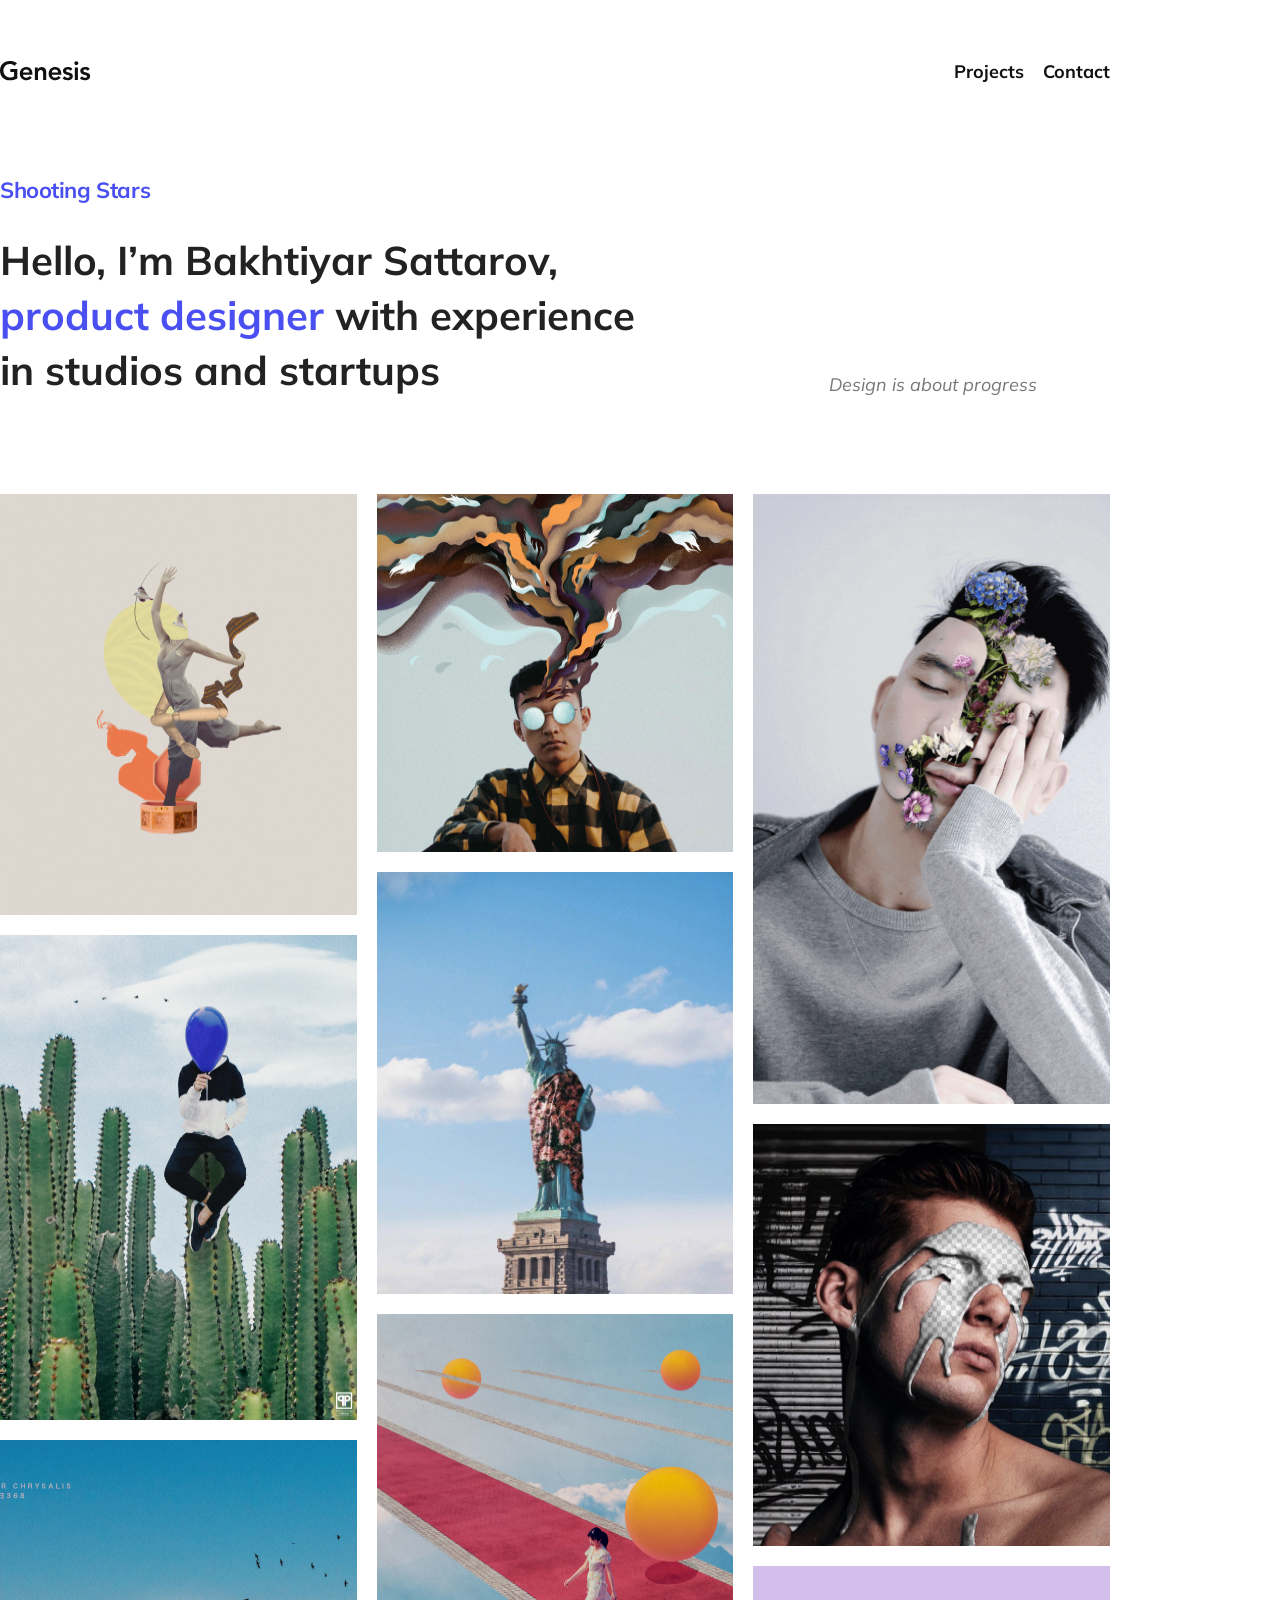
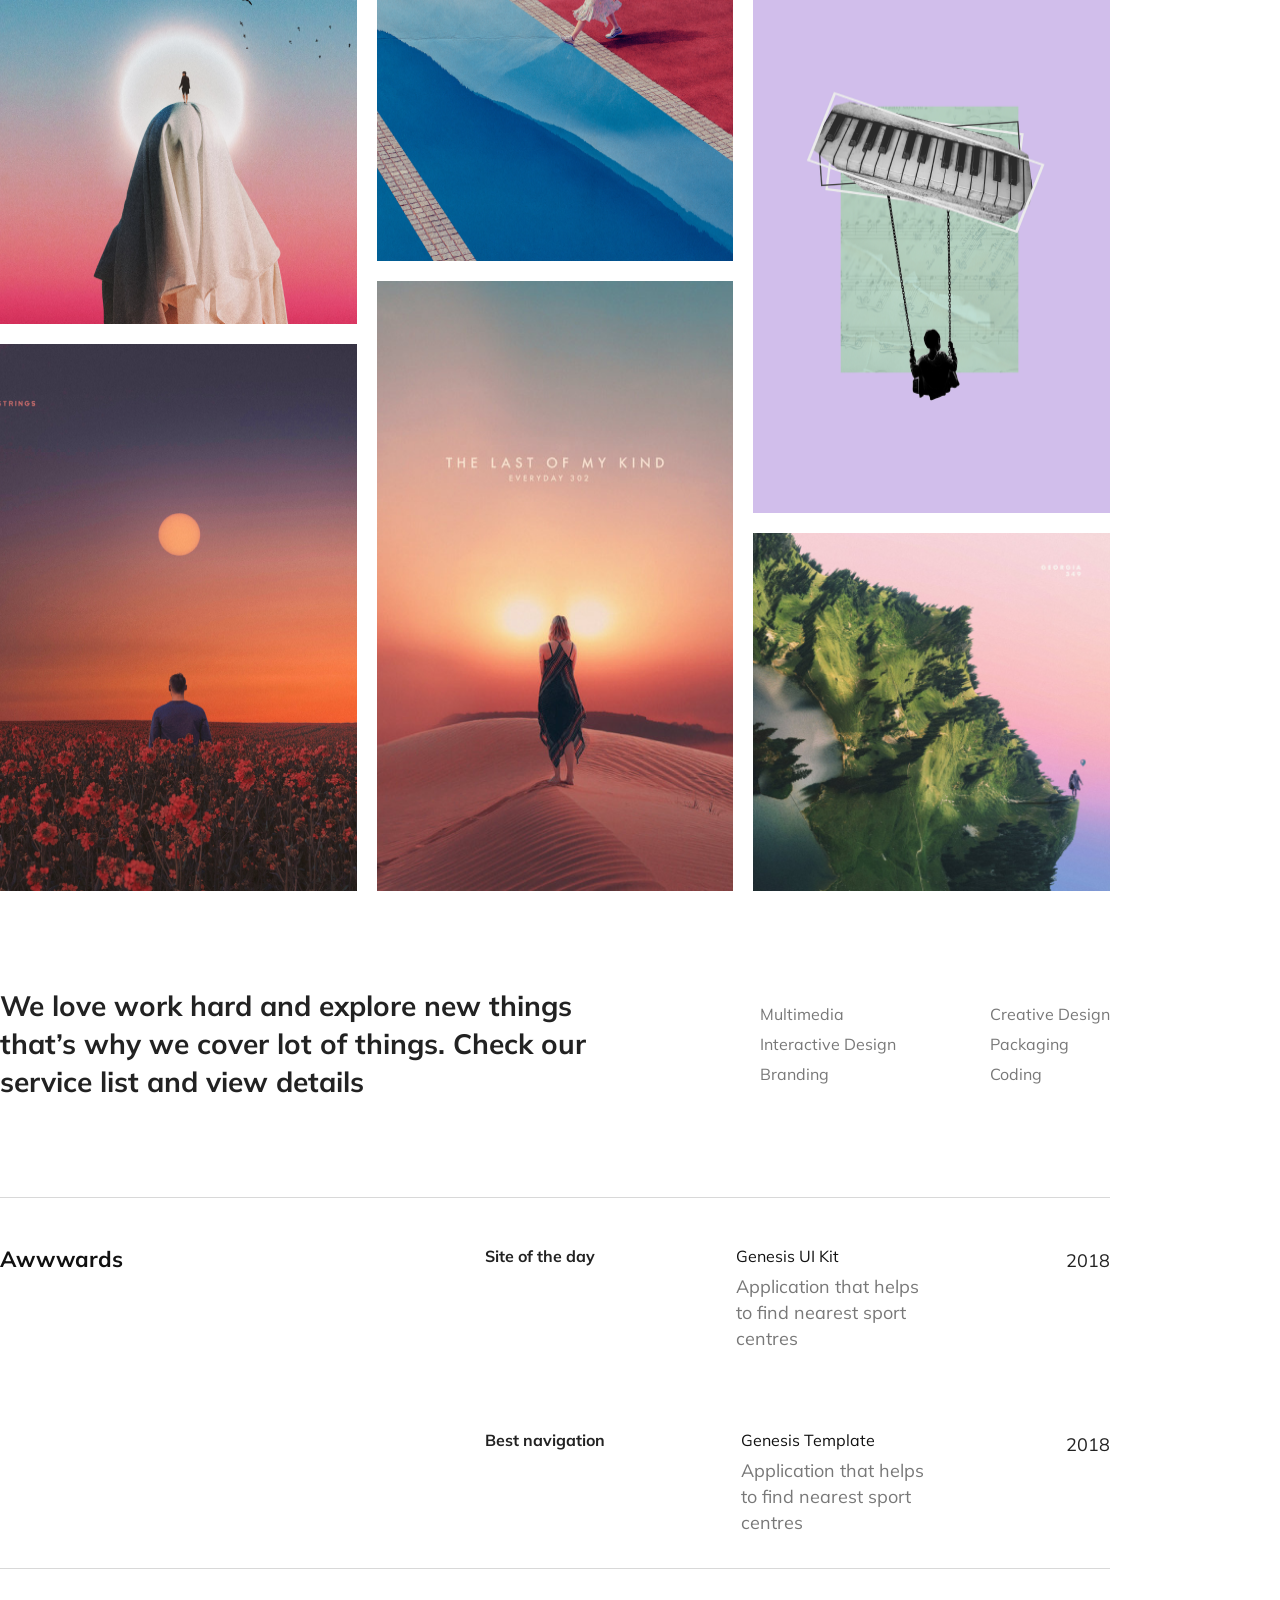
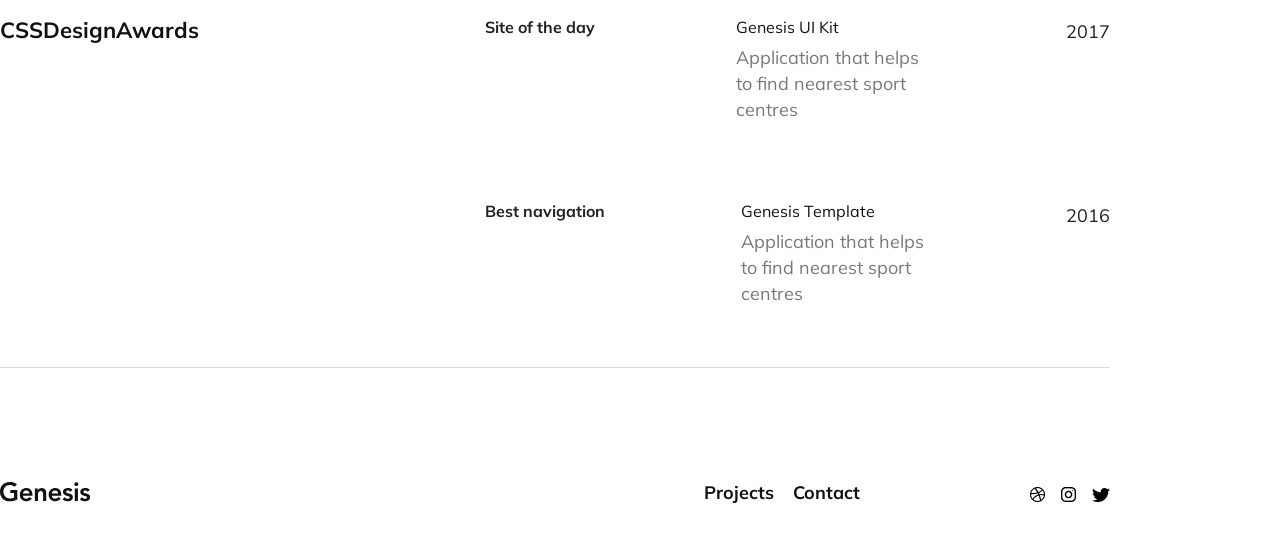
<file: index.html>
<!DOCTYPE html>
<html lang="en">
<head>
    <meta charset="UTF-8">
    <meta name="viewport" content="width=device-width, initial-scale=1.0">
    <link href="https://fonts.googleapis.com/css2?family=Mulish:ital,wght@0,200..1000;1,200..1000&display=swap" rel="stylesheet">
    <link rel="stylesheet" href="styles/reset.css">
    <link rel="stylesheet" href="styles/index.css">
    <title>Genesis</title>
</head>
<body>
    <header>
        <nav class="navbar">
            <div class="logo">
                <a href="/index.html">
                    <svg width="91" height="20" viewBox="0 0 91 20" fill="none" xmlns="http://www.w3.org/2000/svg">
                        <path fill-rule="evenodd" clip-rule="evenodd" d="M9.75 0C12.298 0 15.028 0.546 16.978 2.314L14.56 4.758C13.312 3.562 11.466 2.964 9.75 2.964C5.98 2.964 3.432 5.876 3.432 9.542C3.432 13.338 5.824 16.38 9.776 16.38C11.154 16.38 12.766 16.146 14.066 15.418V11.076H10.296V8.112H17.342V17.524C14.898 18.824 12.324 19.344 9.75 19.344C4.03 19.344 0 15.444 0 9.75C0 3.952 3.952 0 9.75 0ZM26.592 6.084C30.544 6.084 32.442 9.074 32.442 12.844V13.728H22.926C23.134 15.522 24.486 16.692 26.28 16.692C27.684 16.692 28.75 16.094 29.634 15.002L31.87 16.692C30.518 18.356 28.724 19.188 26.592 19.188C22.77 19.188 19.806 16.536 19.806 12.636C19.806 8.762 22.77 6.084 26.592 6.084ZM22.926 11.388H29.322C29.296 9.438 27.97 8.424 26.124 8.424C24.278 8.424 23.16 9.62 22.926 11.388ZM41.692 6.084C45.41 6.084 46.242 8.97 46.242 10.894V18.876H43.122V12.402C43.122 9.906 42.316 8.892 40.834 8.892C38.832 8.892 37.974 10.348 37.974 12.012V18.876H34.854V6.396H37.818V8.398H37.87C38.624 6.76 40.054 6.084 41.692 6.084ZM55.44 6.084C59.392 6.084 61.29 9.074 61.29 12.844V13.728H51.774C51.982 15.522 53.334 16.692 55.128 16.692C56.532 16.692 57.598 16.094 58.482 15.002L60.718 16.692C59.366 18.356 57.572 19.188 55.44 19.188C51.618 19.188 48.654 16.536 48.654 12.636C48.654 8.762 51.618 6.084 55.44 6.084ZM51.774 11.388H58.17C58.144 9.438 56.818 8.424 54.972 8.424C53.126 8.424 52.008 9.62 51.774 11.388ZM67.966 6.084C69.916 6.084 71.528 6.76 72.438 7.982L70.358 9.854C69.734 8.996 68.954 8.58 67.914 8.58C66.9 8.58 66.094 9.1 66.094 9.906C66.094 10.92 67.498 11.102 69.058 11.466C70.982 11.908 72.828 12.61 72.828 15.184C72.828 17.81 70.514 19.188 67.42 19.188C65.496 19.188 63.858 18.694 62.584 17.264L64.664 15.314C65.73 16.484 66.562 16.848 67.628 16.848C68.772 16.848 69.708 16.276 69.708 15.418C69.708 14.222 68.2 14.014 66.614 13.65C64.924 13.26 62.974 12.662 62.974 10.114C62.974 7.072 65.834 6.084 67.966 6.084ZM76.332 0.286C77.476 0.286 78.36 1.092 78.36 2.158C78.36 3.276 77.45 4.03 76.332 4.03C75.214 4.03 74.356 3.172 74.356 2.158C74.356 1.144 75.214 0.286 76.332 0.286ZM74.798 6.396H77.918V18.876H74.798V6.396ZM85.27 6.084C87.22 6.084 88.832 6.76 89.742 7.982L87.662 9.854C87.038 8.996 86.258 8.58 85.218 8.58C84.204 8.58 83.398 9.1 83.398 9.906C83.398 10.92 84.802 11.102 86.362 11.466C88.286 11.908 90.132 12.61 90.132 15.184C90.132 17.81 87.818 19.188 84.724 19.188C82.8 19.188 81.162 18.694 79.888 17.264L81.968 15.314C83.034 16.484 83.866 16.848 84.932 16.848C86.076 16.848 87.012 16.276 87.012 15.418C87.012 14.222 85.504 14.014 83.918 13.65C82.228 13.26 80.278 12.662 80.278 10.114C80.278 7.072 83.138 6.084 85.27 6.084Z" fill="#111111"/>
                    </svg>
                </a>
            </div>

            <ul class="navbar__list">
                <li><a href="pages/projects.html" class="navbar__list__item navbar__list__item__projects">Projects</a></li>
                <li><a href="pages/contact.html" class="navbar__list__item navbar__list__item__contact">Contact</a></li>
            </ul>
        </nav>
    </header>
    <main>
        <section class="section__home-1">
            <div class="title__left">
                <h1>Shooting Stars</h1>
                <h2>Hello, I’m Bakhtiyar Sattarov, <span class="span__txt-blue">product designer</span> with experience in studios and startups</h2>
            </div>
            <div class="title__right">
                <p>Design is about progress</p>
            </div>
        </section>

        <section class="section__home-2">
            <div class="grid__container">
                <img src="/images/gridImage-1.png" alt="" class="grid__image grid__image-1">
                <img src="/images/gridImage-2.png" alt="" class="grid__image grid__image-2">
                <img src="/images/gridImage-3.png" alt="" class="grid__image grid__image-3">
                <img src="/images/gridImage-4.png" alt="" class="grid__image grid__image-4">
                <img src="/images/gridImage-5.png" alt="" class="grid__image grid__image-5">
                <img src="/images/gridImage-6.png" alt="" class="grid__image grid__image-6">
                <img src="/images/gridImage-7.png" alt="" class="grid__image grid__image-7">
                <img src="/images/gridImage-8.png" alt="" class="grid__image grid__image-8">
                <img src="/images/gridImage-9.png" alt="" class="grid__image grid__image-9">
                <img src="/images/gridImage-10.png" alt="" class="grid__image grid__image-10">
                <img src="/images/gridImage-11.png" alt="" class="grid__image grid__image-11">
                <img src="/images/gridImage-12.png" alt="" class="grid__image grid__image-12">
            </div>
        </section>

        <section class="section__home-3">
            <p class="section__home-3-title">We love work hard and explore new things that’s why we cover lot of things. 
                Check our service list and view details</p>
            <ul class="section__home-3-list section__home-3-list-left" >
                <li class="section__home-3-list-Item">Multimedia</li>
                <li class="section__home-3-list-Item">Interactive Design</li>
                <li class="section__home-3-list-Item">Branding</li>
            </ul>
            <ul class="section__home-3-list">
                <li class="section__home-3-list-Item">Creative Design</li>
                <li class="section__home-3-list-Item">Packaging</li>
                <li class="section__home-3-list-Item">Coding</li>
            </ul>
        </section>

        <section>
            <div class="section__home-4">
                <h3 class="award-name">Awwwards</h3>
                <div class="award-container">
                    <div class="award">
                        <h4>Site of the day</h4>
                        <div>
                            <h5 class="award-title">Genesis UI Kit</h5>
                            <p class="award-txt">Application that helps to find nearest sport centres</p>
                        </div>
                        <p>2018</p>
                    </div>
                    <div class="award award-2 ">
                        <h4>Best navigation</h4>
                        <div>
                            <h5 class="award-title">Genesis Template</h5>
                            <p class="award-txt">Application that helps to find nearest sport centres</p>
                        </div>
                        <p>2018</p>
                    </div>
                </div>
            </div>
            <div class="section__home-4 section__home-4-2">
                <h3 class="award-name">CSSDesignAwards</h3>
                <div class="award-container">
                    <div class="award">
                        <h4>Site of the day</h4>
                        <div>
                            <h5 class="award-title">Genesis UI Kit</h5>
                            <p class="award-txt">Application that helps to find nearest sport centres</p>
                        </div>
                        <p>2017</p>
                    </div>
                    <div class="award award-2 ">
                        <h4>Best navigation</h4>
                        <div>
                            <h5 class="award-title">Genesis Template</h5>
                            <p class="award-txt">Application that helps to find nearest sport centres</p>
                        </div>
                        <p>2016</p>
                    </div>
                </div>
            </div>
        </section>
    </main>
    <footer class="footer">
        <div class="logo">
            <a href="/index.html">
                <svg width="91" height="20" viewBox="0 0 91 20" fill="none" xmlns="http://www.w3.org/2000/svg">
                    <path fill-rule="evenodd" clip-rule="evenodd" d="M9.75 0C12.298 0 15.028 0.546 16.978 2.314L14.56 4.758C13.312 3.562 11.466 2.964 9.75 2.964C5.98 2.964 3.432 5.876 3.432 9.542C3.432 13.338 5.824 16.38 9.776 16.38C11.154 16.38 12.766 16.146 14.066 15.418V11.076H10.296V8.112H17.342V17.524C14.898 18.824 12.324 19.344 9.75 19.344C4.03 19.344 0 15.444 0 9.75C0 3.952 3.952 0 9.75 0ZM26.592 6.084C30.544 6.084 32.442 9.074 32.442 12.844V13.728H22.926C23.134 15.522 24.486 16.692 26.28 16.692C27.684 16.692 28.75 16.094 29.634 15.002L31.87 16.692C30.518 18.356 28.724 19.188 26.592 19.188C22.77 19.188 19.806 16.536 19.806 12.636C19.806 8.762 22.77 6.084 26.592 6.084ZM22.926 11.388H29.322C29.296 9.438 27.97 8.424 26.124 8.424C24.278 8.424 23.16 9.62 22.926 11.388ZM41.692 6.084C45.41 6.084 46.242 8.97 46.242 10.894V18.876H43.122V12.402C43.122 9.906 42.316 8.892 40.834 8.892C38.832 8.892 37.974 10.348 37.974 12.012V18.876H34.854V6.396H37.818V8.398H37.87C38.624 6.76 40.054 6.084 41.692 6.084ZM55.44 6.084C59.392 6.084 61.29 9.074 61.29 12.844V13.728H51.774C51.982 15.522 53.334 16.692 55.128 16.692C56.532 16.692 57.598 16.094 58.482 15.002L60.718 16.692C59.366 18.356 57.572 19.188 55.44 19.188C51.618 19.188 48.654 16.536 48.654 12.636C48.654 8.762 51.618 6.084 55.44 6.084ZM51.774 11.388H58.17C58.144 9.438 56.818 8.424 54.972 8.424C53.126 8.424 52.008 9.62 51.774 11.388ZM67.966 6.084C69.916 6.084 71.528 6.76 72.438 7.982L70.358 9.854C69.734 8.996 68.954 8.58 67.914 8.58C66.9 8.58 66.094 9.1 66.094 9.906C66.094 10.92 67.498 11.102 69.058 11.466C70.982 11.908 72.828 12.61 72.828 15.184C72.828 17.81 70.514 19.188 67.42 19.188C65.496 19.188 63.858 18.694 62.584 17.264L64.664 15.314C65.73 16.484 66.562 16.848 67.628 16.848C68.772 16.848 69.708 16.276 69.708 15.418C69.708 14.222 68.2 14.014 66.614 13.65C64.924 13.26 62.974 12.662 62.974 10.114C62.974 7.072 65.834 6.084 67.966 6.084ZM76.332 0.286C77.476 0.286 78.36 1.092 78.36 2.158C78.36 3.276 77.45 4.03 76.332 4.03C75.214 4.03 74.356 3.172 74.356 2.158C74.356 1.144 75.214 0.286 76.332 0.286ZM74.798 6.396H77.918V18.876H74.798V6.396ZM85.27 6.084C87.22 6.084 88.832 6.76 89.742 7.982L87.662 9.854C87.038 8.996 86.258 8.58 85.218 8.58C84.204 8.58 83.398 9.1 83.398 9.906C83.398 10.92 84.802 11.102 86.362 11.466C88.286 11.908 90.132 12.61 90.132 15.184C90.132 17.81 87.818 19.188 84.724 19.188C82.8 19.188 81.162 18.694 79.888 17.264L81.968 15.314C83.034 16.484 83.866 16.848 84.932 16.848C86.076 16.848 87.012 16.276 87.012 15.418C87.012 14.222 85.504 14.014 83.918 13.65C82.228 13.26 80.278 12.662 80.278 10.114C80.278 7.072 83.138 6.084 85.27 6.084Z" fill="#111111"/>
                </svg>
            </a>
        </div>
        <div></div>
        <div></div>
        <div></div>
        <ul class="footer__navbar">
            <li><a href="/pages/projects.html" class="navbar__list__item navbar__list__item__projects">Projects</a></li>
            <li><a href="/pages/contact.html" class="navbar__list__item navbar__list__item__contact">Contact</a></li>
        </ul>
        <div>
            <a href="#"><img src="/images/Logo-dribbble.png" alt="Dribble logo" class="footer__logo"></a>
            <a href="#"><img src="/images/Logo-instagram.png" alt="Instagram logo" class="footer__logo"></a>
            <a href="#"><img src="/images/Logo-twitter.png" alt="Twitter logo" class="footer__logo"></a>
        </div>
    </footer>
</body>
</html>
</file>
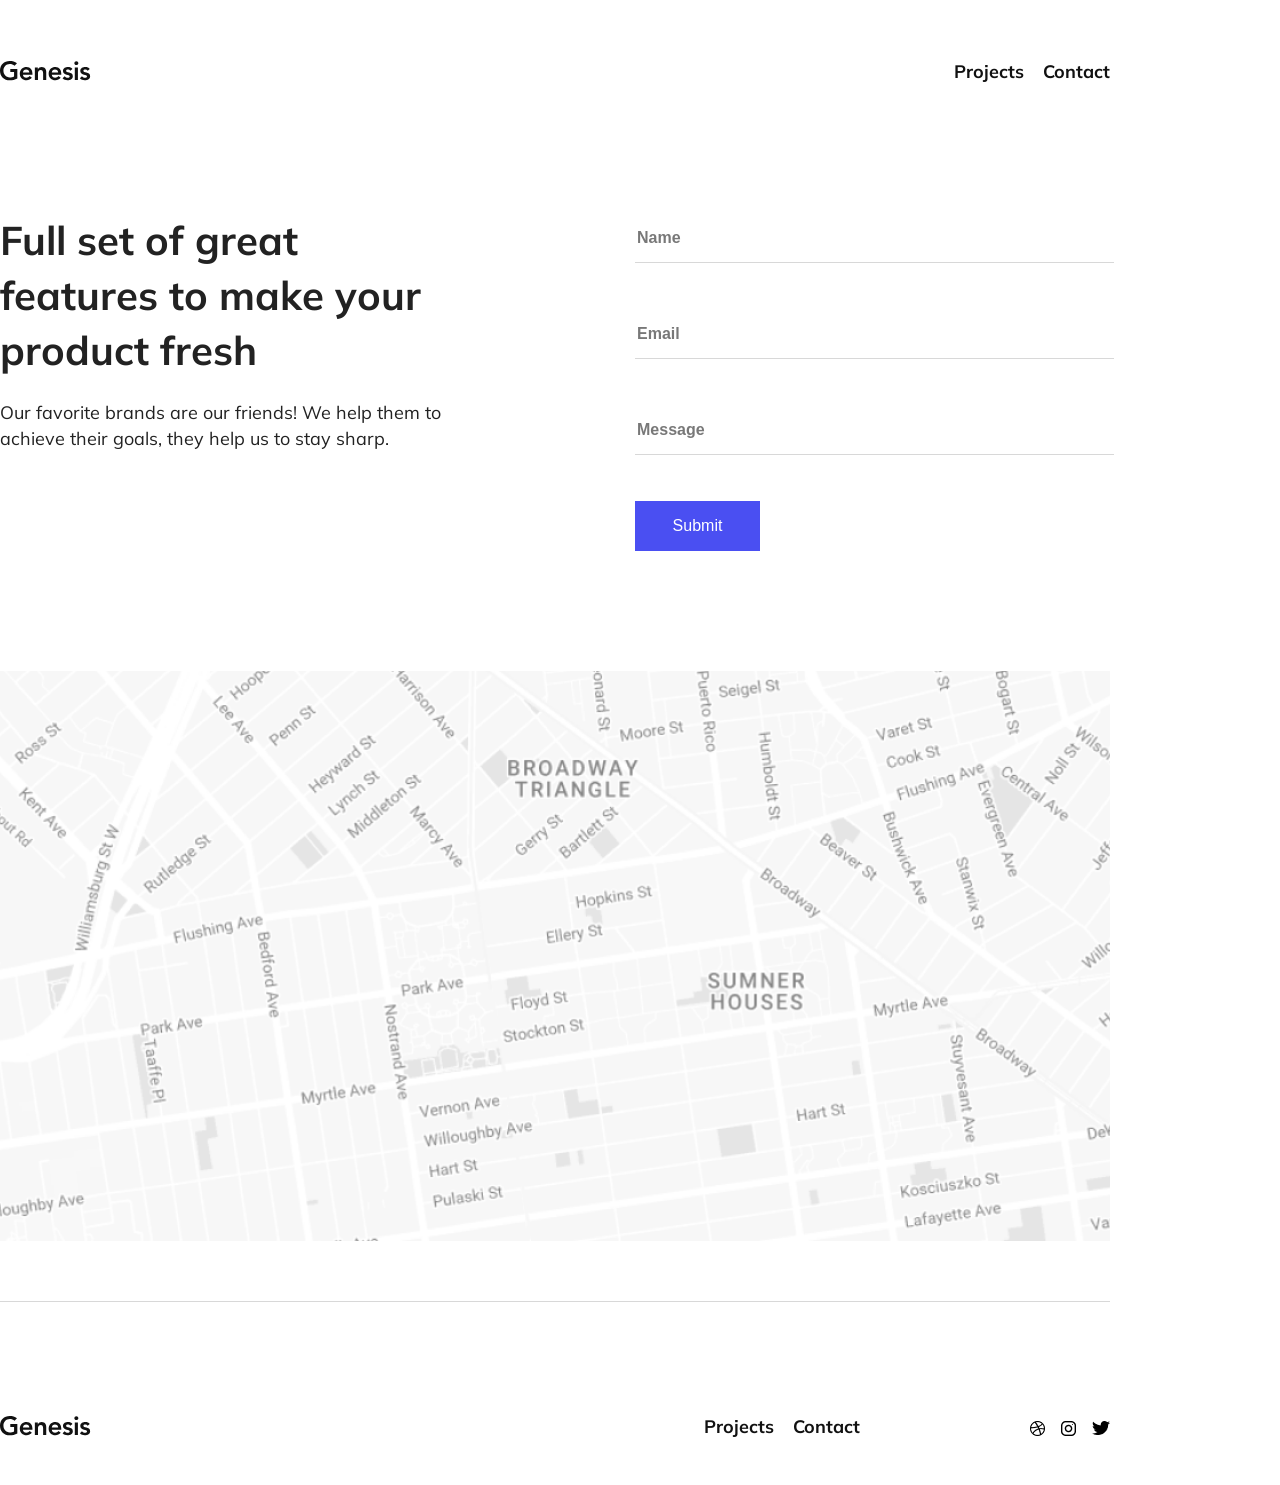
<file: pages/contact.html>
<!DOCTYPE html>
<html lang="en">
<head>
    <meta charset="UTF-8">
    <meta name="viewport" content="width=device-width, initial-scale=1.0">
    <link href="https://fonts.googleapis.com/css2?family=Mulish:ital,wght@0,200..1000;1,200..1000&display=swap" rel="stylesheet">
    <link rel="stylesheet" href="/styles/reset.css">
    <link rel="stylesheet" href="/styles/index.css">
    <title>Contact</title>
</head>
<body>
    <header>
        <nav class="navbar">
            <div class="logo">
                <a href="/index.html">
                    <svg width="91" height="20" viewBox="0 0 91 20" fill="none" xmlns="http://www.w3.org/2000/svg">
                        <path fill-rule="evenodd" clip-rule="evenodd" d="M9.75 0C12.298 0 15.028 0.546 16.978 2.314L14.56 4.758C13.312 3.562 11.466 2.964 9.75 2.964C5.98 2.964 3.432 5.876 3.432 9.542C3.432 13.338 5.824 16.38 9.776 16.38C11.154 16.38 12.766 16.146 14.066 15.418V11.076H10.296V8.112H17.342V17.524C14.898 18.824 12.324 19.344 9.75 19.344C4.03 19.344 0 15.444 0 9.75C0 3.952 3.952 0 9.75 0ZM26.592 6.084C30.544 6.084 32.442 9.074 32.442 12.844V13.728H22.926C23.134 15.522 24.486 16.692 26.28 16.692C27.684 16.692 28.75 16.094 29.634 15.002L31.87 16.692C30.518 18.356 28.724 19.188 26.592 19.188C22.77 19.188 19.806 16.536 19.806 12.636C19.806 8.762 22.77 6.084 26.592 6.084ZM22.926 11.388H29.322C29.296 9.438 27.97 8.424 26.124 8.424C24.278 8.424 23.16 9.62 22.926 11.388ZM41.692 6.084C45.41 6.084 46.242 8.97 46.242 10.894V18.876H43.122V12.402C43.122 9.906 42.316 8.892 40.834 8.892C38.832 8.892 37.974 10.348 37.974 12.012V18.876H34.854V6.396H37.818V8.398H37.87C38.624 6.76 40.054 6.084 41.692 6.084ZM55.44 6.084C59.392 6.084 61.29 9.074 61.29 12.844V13.728H51.774C51.982 15.522 53.334 16.692 55.128 16.692C56.532 16.692 57.598 16.094 58.482 15.002L60.718 16.692C59.366 18.356 57.572 19.188 55.44 19.188C51.618 19.188 48.654 16.536 48.654 12.636C48.654 8.762 51.618 6.084 55.44 6.084ZM51.774 11.388H58.17C58.144 9.438 56.818 8.424 54.972 8.424C53.126 8.424 52.008 9.62 51.774 11.388ZM67.966 6.084C69.916 6.084 71.528 6.76 72.438 7.982L70.358 9.854C69.734 8.996 68.954 8.58 67.914 8.58C66.9 8.58 66.094 9.1 66.094 9.906C66.094 10.92 67.498 11.102 69.058 11.466C70.982 11.908 72.828 12.61 72.828 15.184C72.828 17.81 70.514 19.188 67.42 19.188C65.496 19.188 63.858 18.694 62.584 17.264L64.664 15.314C65.73 16.484 66.562 16.848 67.628 16.848C68.772 16.848 69.708 16.276 69.708 15.418C69.708 14.222 68.2 14.014 66.614 13.65C64.924 13.26 62.974 12.662 62.974 10.114C62.974 7.072 65.834 6.084 67.966 6.084ZM76.332 0.286C77.476 0.286 78.36 1.092 78.36 2.158C78.36 3.276 77.45 4.03 76.332 4.03C75.214 4.03 74.356 3.172 74.356 2.158C74.356 1.144 75.214 0.286 76.332 0.286ZM74.798 6.396H77.918V18.876H74.798V6.396ZM85.27 6.084C87.22 6.084 88.832 6.76 89.742 7.982L87.662 9.854C87.038 8.996 86.258 8.58 85.218 8.58C84.204 8.58 83.398 9.1 83.398 9.906C83.398 10.92 84.802 11.102 86.362 11.466C88.286 11.908 90.132 12.61 90.132 15.184C90.132 17.81 87.818 19.188 84.724 19.188C82.8 19.188 81.162 18.694 79.888 17.264L81.968 15.314C83.034 16.484 83.866 16.848 84.932 16.848C86.076 16.848 87.012 16.276 87.012 15.418C87.012 14.222 85.504 14.014 83.918 13.65C82.228 13.26 80.278 12.662 80.278 10.114C80.278 7.072 83.138 6.084 85.27 6.084Z" fill="#111111"/>
                    </svg>
                </a>
            </div>

            <ul class="navbar__list">
                <li><a href="/pages/projects.html" class="navbar__list__item navbar__list__item__projects">Projects</a></li>
                <li><a href="/pages/contact.html" class="navbar__list__item navbar__list__item__contact">Contact</a></li>
            </ul>
        </nav>
    </header>
    <main>
        <form class="contact__section-1">
            <div class="contact__section-1-left">
                <h2 class="contact__section-1-left-title">Full set of great features to make your product fresh</h2>
                <p>Our favorite brands are our friends! We help them to achieve their goals, they help us to stay sharp.</p>
            </div>
            <div class="contact__section-1-right">
                <div class="form-field form-field-name">
                    <input type="text" placeholder="Name">
                </div >
                <div class="form-field form-field-email">
                    <input type="email" placeholder="Email" required>
                </div>
                <div class="form-field form-field-message">
                    <input type="text" placeholder="Message" required>
                </div>
                <button class="form-btn">Submit</button>

            </div>
        </form>

        <img class="image-map" src="/images/Map.png" alt="Map">
    </main>
    <footer class="footer">
        <div class="logo">
            <a href="/index.html">
                <svg width="91" height="20" viewBox="0 0 91 20" fill="none" xmlns="http://www.w3.org/2000/svg">
                    <path fill-rule="evenodd" clip-rule="evenodd" d="M9.75 0C12.298 0 15.028 0.546 16.978 2.314L14.56 4.758C13.312 3.562 11.466 2.964 9.75 2.964C5.98 2.964 3.432 5.876 3.432 9.542C3.432 13.338 5.824 16.38 9.776 16.38C11.154 16.38 12.766 16.146 14.066 15.418V11.076H10.296V8.112H17.342V17.524C14.898 18.824 12.324 19.344 9.75 19.344C4.03 19.344 0 15.444 0 9.75C0 3.952 3.952 0 9.75 0ZM26.592 6.084C30.544 6.084 32.442 9.074 32.442 12.844V13.728H22.926C23.134 15.522 24.486 16.692 26.28 16.692C27.684 16.692 28.75 16.094 29.634 15.002L31.87 16.692C30.518 18.356 28.724 19.188 26.592 19.188C22.77 19.188 19.806 16.536 19.806 12.636C19.806 8.762 22.77 6.084 26.592 6.084ZM22.926 11.388H29.322C29.296 9.438 27.97 8.424 26.124 8.424C24.278 8.424 23.16 9.62 22.926 11.388ZM41.692 6.084C45.41 6.084 46.242 8.97 46.242 10.894V18.876H43.122V12.402C43.122 9.906 42.316 8.892 40.834 8.892C38.832 8.892 37.974 10.348 37.974 12.012V18.876H34.854V6.396H37.818V8.398H37.87C38.624 6.76 40.054 6.084 41.692 6.084ZM55.44 6.084C59.392 6.084 61.29 9.074 61.29 12.844V13.728H51.774C51.982 15.522 53.334 16.692 55.128 16.692C56.532 16.692 57.598 16.094 58.482 15.002L60.718 16.692C59.366 18.356 57.572 19.188 55.44 19.188C51.618 19.188 48.654 16.536 48.654 12.636C48.654 8.762 51.618 6.084 55.44 6.084ZM51.774 11.388H58.17C58.144 9.438 56.818 8.424 54.972 8.424C53.126 8.424 52.008 9.62 51.774 11.388ZM67.966 6.084C69.916 6.084 71.528 6.76 72.438 7.982L70.358 9.854C69.734 8.996 68.954 8.58 67.914 8.58C66.9 8.58 66.094 9.1 66.094 9.906C66.094 10.92 67.498 11.102 69.058 11.466C70.982 11.908 72.828 12.61 72.828 15.184C72.828 17.81 70.514 19.188 67.42 19.188C65.496 19.188 63.858 18.694 62.584 17.264L64.664 15.314C65.73 16.484 66.562 16.848 67.628 16.848C68.772 16.848 69.708 16.276 69.708 15.418C69.708 14.222 68.2 14.014 66.614 13.65C64.924 13.26 62.974 12.662 62.974 10.114C62.974 7.072 65.834 6.084 67.966 6.084ZM76.332 0.286C77.476 0.286 78.36 1.092 78.36 2.158C78.36 3.276 77.45 4.03 76.332 4.03C75.214 4.03 74.356 3.172 74.356 2.158C74.356 1.144 75.214 0.286 76.332 0.286ZM74.798 6.396H77.918V18.876H74.798V6.396ZM85.27 6.084C87.22 6.084 88.832 6.76 89.742 7.982L87.662 9.854C87.038 8.996 86.258 8.58 85.218 8.58C84.204 8.58 83.398 9.1 83.398 9.906C83.398 10.92 84.802 11.102 86.362 11.466C88.286 11.908 90.132 12.61 90.132 15.184C90.132 17.81 87.818 19.188 84.724 19.188C82.8 19.188 81.162 18.694 79.888 17.264L81.968 15.314C83.034 16.484 83.866 16.848 84.932 16.848C86.076 16.848 87.012 16.276 87.012 15.418C87.012 14.222 85.504 14.014 83.918 13.65C82.228 13.26 80.278 12.662 80.278 10.114C80.278 7.072 83.138 6.084 85.27 6.084Z" fill="#111111"/>
                </svg>
            </a>
        </div>
        <div></div>
        <div></div>
        <div></div>
        <ul class="footer__navbar">
            <li><a href="/pages/projects.html" class="navbar__list__item navbar__list__item__projects">Projects</a></li>
            <li><a href="/pages/contact.html" class="navbar__list__item navbar__list__item__contact">Contact</a></li>
        </ul>
        <div>
            <a href="#"><img src="/images/Logo-dribbble.png" alt="Dribble logo" class="footer__logo"></a>
            <a href="#"><img src="/images/Logo-instagram.png" alt="Instagram logo" class="footer__logo"></a>
            <a href="#"><img src="/images/Logo-twitter.png" alt="Twitter logo" class="footer__logo"></a>
        </div>
    </footer>
</body>
</html>
</file>
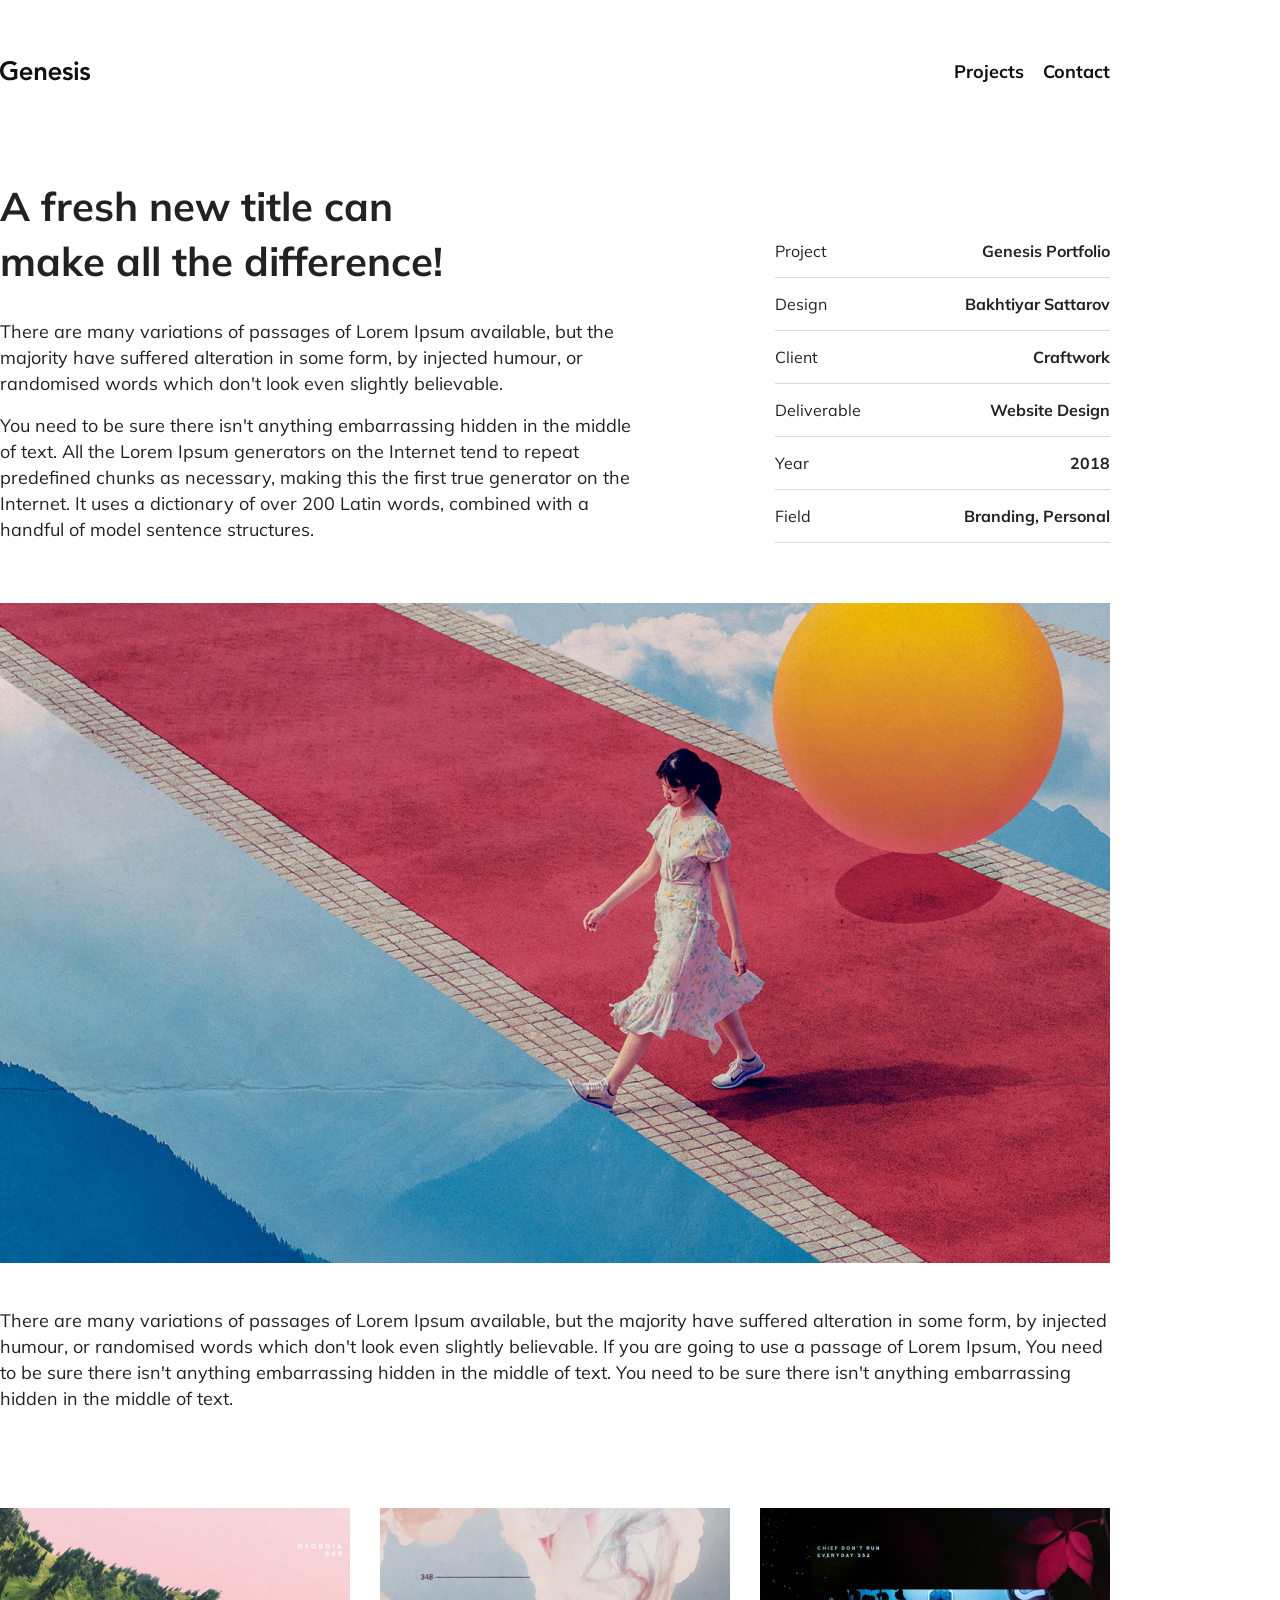
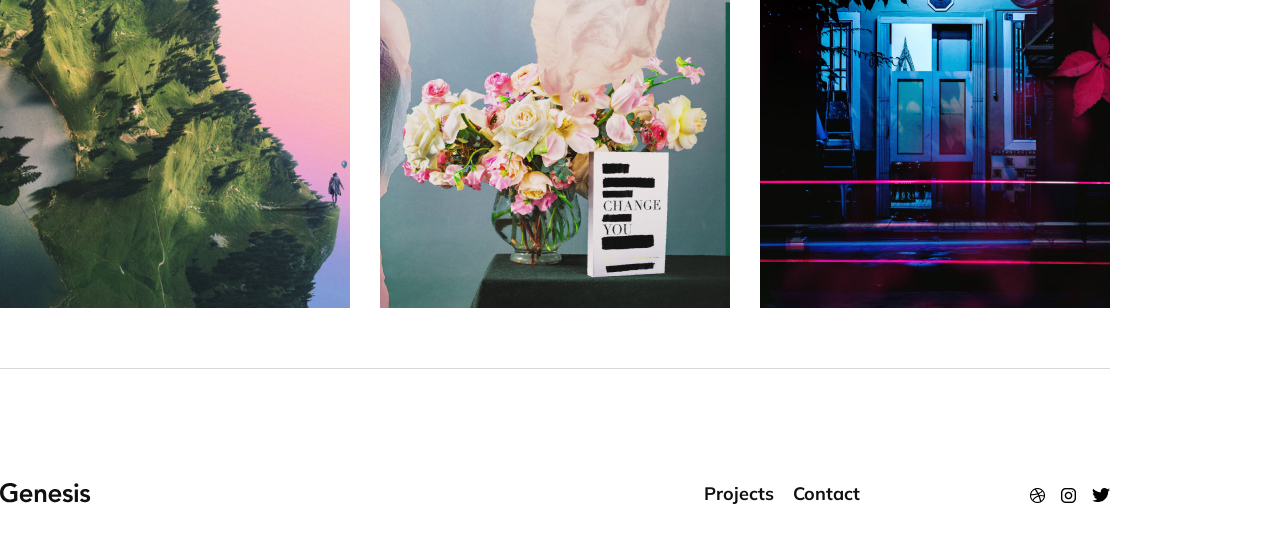
<file: pages/projects.html>
<!DOCTYPE html>
<html lang="en">
<head>
    <meta charset="UTF-8">
    <meta name="viewport" content="width=device-width, initial-scale=1.0">
    <link href="https://fonts.googleapis.com/css2?family=Mulish:ital,wght@0,200..1000;1,200..1000&display=swap" rel="stylesheet">
    <link rel="stylesheet" href="/styles/reset.css">
    <link rel="stylesheet" href="/styles/index.css">
    <title>Projects</title>
</head>
<body>
    <header>
        <nav class="navbar">

        <nav class="navbar">
            <div class="logo">
                <a href="/index.html">
                    <svg width="91" height="20" viewBox="0 0 91 20" fill="none" xmlns="http://www.w3.org/2000/svg">
                        <path fill-rule="evenodd" clip-rule="evenodd" d="M9.75 0C12.298 0 15.028 0.546 16.978 2.314L14.56 4.758C13.312 3.562 11.466 2.964 9.75 2.964C5.98 2.964 3.432 5.876 3.432 9.542C3.432 13.338 5.824 16.38 9.776 16.38C11.154 16.38 12.766 16.146 14.066 15.418V11.076H10.296V8.112H17.342V17.524C14.898 18.824 12.324 19.344 9.75 19.344C4.03 19.344 0 15.444 0 9.75C0 3.952 3.952 0 9.75 0ZM26.592 6.084C30.544 6.084 32.442 9.074 32.442 12.844V13.728H22.926C23.134 15.522 24.486 16.692 26.28 16.692C27.684 16.692 28.75 16.094 29.634 15.002L31.87 16.692C30.518 18.356 28.724 19.188 26.592 19.188C22.77 19.188 19.806 16.536 19.806 12.636C19.806 8.762 22.77 6.084 26.592 6.084ZM22.926 11.388H29.322C29.296 9.438 27.97 8.424 26.124 8.424C24.278 8.424 23.16 9.62 22.926 11.388ZM41.692 6.084C45.41 6.084 46.242 8.97 46.242 10.894V18.876H43.122V12.402C43.122 9.906 42.316 8.892 40.834 8.892C38.832 8.892 37.974 10.348 37.974 12.012V18.876H34.854V6.396H37.818V8.398H37.87C38.624 6.76 40.054 6.084 41.692 6.084ZM55.44 6.084C59.392 6.084 61.29 9.074 61.29 12.844V13.728H51.774C51.982 15.522 53.334 16.692 55.128 16.692C56.532 16.692 57.598 16.094 58.482 15.002L60.718 16.692C59.366 18.356 57.572 19.188 55.44 19.188C51.618 19.188 48.654 16.536 48.654 12.636C48.654 8.762 51.618 6.084 55.44 6.084ZM51.774 11.388H58.17C58.144 9.438 56.818 8.424 54.972 8.424C53.126 8.424 52.008 9.62 51.774 11.388ZM67.966 6.084C69.916 6.084 71.528 6.76 72.438 7.982L70.358 9.854C69.734 8.996 68.954 8.58 67.914 8.58C66.9 8.58 66.094 9.1 66.094 9.906C66.094 10.92 67.498 11.102 69.058 11.466C70.982 11.908 72.828 12.61 72.828 15.184C72.828 17.81 70.514 19.188 67.42 19.188C65.496 19.188 63.858 18.694 62.584 17.264L64.664 15.314C65.73 16.484 66.562 16.848 67.628 16.848C68.772 16.848 69.708 16.276 69.708 15.418C69.708 14.222 68.2 14.014 66.614 13.65C64.924 13.26 62.974 12.662 62.974 10.114C62.974 7.072 65.834 6.084 67.966 6.084ZM76.332 0.286C77.476 0.286 78.36 1.092 78.36 2.158C78.36 3.276 77.45 4.03 76.332 4.03C75.214 4.03 74.356 3.172 74.356 2.158C74.356 1.144 75.214 0.286 76.332 0.286ZM74.798 6.396H77.918V18.876H74.798V6.396ZM85.27 6.084C87.22 6.084 88.832 6.76 89.742 7.982L87.662 9.854C87.038 8.996 86.258 8.58 85.218 8.58C84.204 8.58 83.398 9.1 83.398 9.906C83.398 10.92 84.802 11.102 86.362 11.466C88.286 11.908 90.132 12.61 90.132 15.184C90.132 17.81 87.818 19.188 84.724 19.188C82.8 19.188 81.162 18.694 79.888 17.264L81.968 15.314C83.034 16.484 83.866 16.848 84.932 16.848C86.076 16.848 87.012 16.276 87.012 15.418C87.012 14.222 85.504 14.014 83.918 13.65C82.228 13.26 80.278 12.662 80.278 10.114C80.278 7.072 83.138 6.084 85.27 6.084Z" fill="#111111"/>
                    </svg>
                </a>
            </div>

            <ul class="navbar__list">
                <li><a href="/pages/projects.html" class="navbar__list__item navbar__list__item__projects">Projects</a></li>
                <li><a href="/pages/contact.html" class="navbar__list__item navbar__list__item__contact">Contact</a></li>
            </ul>
        </nav>
    </header>
    <section class="projects__section-1">
        <div class="projects__section-1-left">
            <h2 class="projects__section-1-left-title">A fresh new title can make all the difference!</h2>
                <p>There are many variations of passages of Lorem Ipsum available, but the majority have suffered alteration in some form, by injected humour,
                    or randomised words which don't look even slightly believable.
                </p>
                <br>
                <p>
                    You need to be sure there isn't anything embarrassing hidden in the middle of text.
                    All the Lorem Ipsum generators on the Internet tend to repeat predefined chunks as necessary, making this the first true generator on the Internet.
                    It uses a dictionary of over 200 Latin words, combined with a handful of model sentence structures.
                </p>
        </div>
        <ul class="projects__section-1-right">
            <li class="list-item">Project<span class="list-item-right">Genesis Portfolio</span></li>
            <li class="list-item">Design<span class="list-item-right">Bakhtiyar Sattarov</span></li>
            <li class="list-item">Client<span class="list-item-right">Craftwork</span></li>
            <li class="list-item">Deliverable<span class="list-item-right">Website Design</span></li>
            <li class="list-item">Year<span class="list-item-right">2018</span></li>
            <li class="list-item">Field<span class="list-item-right">Branding, Personal</span></li>
        </ul>
    </section>

    <img class="projects__section-2" src="/images/red-carpet.png" alt="">

    <p class="projects__section-3">There are many variations of passages of Lorem Ipsum available, but the majority have suffered alteration in some form,
         by injected humour, or randomised words which don't look even slightly believable. If you are going to use a passage of Lorem Ipsum,
         You need to be sure there isn't anything embarrassing hidden in the middle of text.
         You need to be sure there isn't anything embarrassing hidden in the middle of text.
    </p>

    <section class="projects__section-4">
        <img class="projects__section-4-image" src="/images/projectsFlexImage-1.png" alt="">
        <img class="projects__section-4-image" src="/images/projectsFlexImage-2.png" alt="">
        <img class="projects__section-4-image" src="/images/projectsFlexImage-3.png" alt="">
    </section>
    
    <footer class="footer">
        <div class="logo">
            <a href="/index.html">
                <svg width="91" height="20" viewBox="0 0 91 20" fill="none" xmlns="http://www.w3.org/2000/svg">
                    <path fill-rule="evenodd" clip-rule="evenodd" d="M9.75 0C12.298 0 15.028 0.546 16.978 2.314L14.56 4.758C13.312 3.562 11.466 2.964 9.75 2.964C5.98 2.964 3.432 5.876 3.432 9.542C3.432 13.338 5.824 16.38 9.776 16.38C11.154 16.38 12.766 16.146 14.066 15.418V11.076H10.296V8.112H17.342V17.524C14.898 18.824 12.324 19.344 9.75 19.344C4.03 19.344 0 15.444 0 9.75C0 3.952 3.952 0 9.75 0ZM26.592 6.084C30.544 6.084 32.442 9.074 32.442 12.844V13.728H22.926C23.134 15.522 24.486 16.692 26.28 16.692C27.684 16.692 28.75 16.094 29.634 15.002L31.87 16.692C30.518 18.356 28.724 19.188 26.592 19.188C22.77 19.188 19.806 16.536 19.806 12.636C19.806 8.762 22.77 6.084 26.592 6.084ZM22.926 11.388H29.322C29.296 9.438 27.97 8.424 26.124 8.424C24.278 8.424 23.16 9.62 22.926 11.388ZM41.692 6.084C45.41 6.084 46.242 8.97 46.242 10.894V18.876H43.122V12.402C43.122 9.906 42.316 8.892 40.834 8.892C38.832 8.892 37.974 10.348 37.974 12.012V18.876H34.854V6.396H37.818V8.398H37.87C38.624 6.76 40.054 6.084 41.692 6.084ZM55.44 6.084C59.392 6.084 61.29 9.074 61.29 12.844V13.728H51.774C51.982 15.522 53.334 16.692 55.128 16.692C56.532 16.692 57.598 16.094 58.482 15.002L60.718 16.692C59.366 18.356 57.572 19.188 55.44 19.188C51.618 19.188 48.654 16.536 48.654 12.636C48.654 8.762 51.618 6.084 55.44 6.084ZM51.774 11.388H58.17C58.144 9.438 56.818 8.424 54.972 8.424C53.126 8.424 52.008 9.62 51.774 11.388ZM67.966 6.084C69.916 6.084 71.528 6.76 72.438 7.982L70.358 9.854C69.734 8.996 68.954 8.58 67.914 8.58C66.9 8.58 66.094 9.1 66.094 9.906C66.094 10.92 67.498 11.102 69.058 11.466C70.982 11.908 72.828 12.61 72.828 15.184C72.828 17.81 70.514 19.188 67.42 19.188C65.496 19.188 63.858 18.694 62.584 17.264L64.664 15.314C65.73 16.484 66.562 16.848 67.628 16.848C68.772 16.848 69.708 16.276 69.708 15.418C69.708 14.222 68.2 14.014 66.614 13.65C64.924 13.26 62.974 12.662 62.974 10.114C62.974 7.072 65.834 6.084 67.966 6.084ZM76.332 0.286C77.476 0.286 78.36 1.092 78.36 2.158C78.36 3.276 77.45 4.03 76.332 4.03C75.214 4.03 74.356 3.172 74.356 2.158C74.356 1.144 75.214 0.286 76.332 0.286ZM74.798 6.396H77.918V18.876H74.798V6.396ZM85.27 6.084C87.22 6.084 88.832 6.76 89.742 7.982L87.662 9.854C87.038 8.996 86.258 8.58 85.218 8.58C84.204 8.58 83.398 9.1 83.398 9.906C83.398 10.92 84.802 11.102 86.362 11.466C88.286 11.908 90.132 12.61 90.132 15.184C90.132 17.81 87.818 19.188 84.724 19.188C82.8 19.188 81.162 18.694 79.888 17.264L81.968 15.314C83.034 16.484 83.866 16.848 84.932 16.848C86.076 16.848 87.012 16.276 87.012 15.418C87.012 14.222 85.504 14.014 83.918 13.65C82.228 13.26 80.278 12.662 80.278 10.114C80.278 7.072 83.138 6.084 85.27 6.084Z" fill="#111111"/>
                </svg>
            </a>
        </div>
        <div></div>
        <div></div>
        <div></div>
        <ul class="footer__navbar">
            <li><a href="/pages/projects.html" class="navbar__list__item navbar__list__item__projects">Projects</a></li>
            <li><a href="/pages/contact.html" class="navbar__list__item navbar__list__item__contact">Contact</a></li>
        </ul>
        <div>
            <a href="#"><img src="/images/Logo-dribbble.png" alt="Dribble logo" class="footer__logo"></a>
            <a href="#"><img src="/images/Logo-instagram.png" alt="Instagram logo" class="footer__logo"></a>
            <a href="#"><img src="/images/Logo-twitter.png" alt="Twitter logo" class="footer__logo"></a>
        </div>
    </footer>
</body>
</html>
</file>
<file: styles/index.css>
header {
  margin: 61px 0 0 0;
  display: -webkit-box;
  display: -ms-flexbox;
  display: flex;
  -webkit-box-pack: justify;
      -ms-flex-pack: justify;
          justify-content: space-between;
  width: 100%;
}

.navbar {
  width: 100%;
  display: -webkit-box;
  display: -ms-flexbox;
  display: flex;
  -webkit-box-align: center;
      -ms-flex-align: center;
          align-items: center;
  -webkit-box-pack: justify;
      -ms-flex-pack: justify;
          justify-content: space-between;
}
.navbar__list {
  display: -webkit-box;
  display: -ms-flexbox;
  display: flex;
}
.navbar__list__item {
  font-size: 18px;
  font-weight: bold;
  color: #111111;
  text-decoration: none;
}
.navbar__list__item__projects {
  position: relative;
  right: 19px;
}

.footer {
  display: -webkit-box;
  display: -ms-flexbox;
  display: flex;
  -webkit-box-pack: justify;
      -ms-flex-pack: justify;
          justify-content: space-between;
  -webkit-box-align: center;
      -ms-flex-align: center;
          align-items: center;
  padding: 114px 0 47px 0;
  border-top: solid 1px #D8D8D8;
  margin-top: 60px;
}
.footer__navbar {
  display: -webkit-box;
  display: -ms-flexbox;
  display: flex;
}
.footer__logo {
  margin-left: 12px;
}

.section__home-1 {
  display: -webkit-box;
  display: -ms-flexbox;
  display: flex;
  -webkit-box-pack: justify;
      -ms-flex-pack: justify;
          justify-content: space-between;
  -webkit-box-align: end;
      -ms-flex-align: end;
          align-items: end;
}

.title__left {
  max-width: 635px;
  width: 100%;
}
.title__right {
  color: #787878;
  margin-right: 73px;
  font-style: italic;
}

.section__home-3 {
  display: -webkit-box;
  display: -ms-flexbox;
  display: flex;
  -webkit-box-pack: justify;
      -ms-flex-pack: justify;
          justify-content: space-between;
  -webkit-box-align: center;
      -ms-flex-align: center;
          align-items: center;
}
.section__home-3-title {
  max-width: 635px;
  width: 100%;
  font-size: 28px;
  font-weight: bold;
  line-height: 38px;
}

.section__home-3-list {
  line-height: 30px;
  color: #787878;
}
.section__home-3-list-left {
  margin-left: 30px;
}

.award-container {
  max-width: 625px;
  width: 100%;
}

.award {
  display: -webkit-box;
  display: -ms-flexbox;
  display: flex;
  -webkit-box-pack: justify;
      -ms-flex-pack: justify;
          justify-content: space-between;
  max-width: 625px;
  width: 100%;
}
.award-txt {
  color: #787878;
  max-width: 190px;
}
.award-title {
  color: #111111;
  margin-bottom: 10px;
}
.award-2 {
  padding-top: 80px;
}

.section__home-4 {
  display: -webkit-box;
  display: -ms-flexbox;
  display: flex;
  -webkit-box-pack: justify;
      -ms-flex-pack: justify;
          justify-content: space-between;
  border-top: solid 1px #D8D8D8;
  padding-top: 50px;
}
.section__home-4-2 {
  margin-top: 32px;
}

.projects__section-1 {
  display: -webkit-box;
  display: -ms-flexbox;
  display: flex;
  -ms-flex-wrap: wrap;
      flex-wrap: wrap;
  -webkit-box-pack: justify;
      -ms-flex-pack: justify;
          justify-content: space-between;
  -webkit-box-align: end;
      -ms-flex-align: end;
          align-items: end;
}
.projects__section-1-left {
  max-width: 635px;
  width: 100%;
}
.projects__section-1-left-title {
  max-width: 475px;
  width: 100%;
  margin-bottom: 30px;
}
.projects__section-1-right {
  max-width: 335px;
  width: 100%;
}

.list-item {
  padding: 18px 0 18px 0;
  border-bottom: solid 1px #D8D8D8;
  display: -webkit-box;
  display: -ms-flexbox;
  display: flex;
  -webkit-box-pack: justify;
      -ms-flex-pack: justify;
          justify-content: space-between;
}
.list-item-right {
  font-weight: bold;
}

.projects__section-2 {
  max-width: 100%;
  height: auto;
  margin-top: 60px;
}

.projects__section-3 {
  margin-top: 45px;
}

.projects__section-4 {
  display: -ms-grid;
  display: grid;
  grid-gap: 30px;
  -ms-grid-columns: auto 30px auto 30px auto;
  grid-template-columns: auto auto auto;
}
.projects__section-4-image {
  width: 100%;
  height: 100%;
}

.contact__section-1 {
  margin-top: 130px;
  display: -webkit-box;
  display: -ms-flexbox;
  display: flex;
  -webkit-box-pack: justify;
      -ms-flex-pack: justify;
          justify-content: space-between;
}
.contact__section-1-left {
  max-width: 445px;
  width: 100%;
}
.contact__section-1-left-title {
  margin-bottom: 22px;
}
.contact__section-1-right {
  max-width: 475px;
  width: 100%;
}

input {
  margin-bottom: 46px;
  width: 100%;
  height: 47px;
  border: none;
  border-bottom: solid 1px #D8D8D8;
}

::-webkit-input-placeholder {
  color: #787878;
  font-weight: bold;
  font-size: 16px;
}

::-moz-placeholder {
  color: #787878;
  font-weight: bold;
  font-size: 16px;
}

:-ms-input-placeholder {
  color: #787878;
  font-weight: bold;
  font-size: 16px;
}

::-ms-input-placeholder {
  color: #787878;
  font-weight: bold;
  font-size: 16px;
}

::placeholder {
  color: #787878;
  font-weight: bold;
  font-size: 16px;
}

.form-btn {
  width: 125px;
  height: 50px;
  background-color: #4A4FF2;
  color: white;
  border: none;
}

.form-btn:hover {
  background-color: #797ef6;
}

.image-map {
  margin-top: 120px;
}

body {
  font-family: "Mulish", sans-serif;
  max-width: 1110px;
  width: 90%;
  -ms-grid-column-align: center;
      justify-self: center;
}

h1 {
  color: #4A4FF2;
  letter-spacing: -0.42px;
  font-size: 22px;
  font-weight: bold;
  margin-bottom: 32px;
}

h2 {
  font-weight: bold;
  font-size: 40px;
  line-height: 55px;
}

h3 {
  font-size: 22px;
  font-weight: bold;
  color: #111111;
}

h4 {
  font-weight: bold;
}

p {
  font-size: 18px;
  line-height: 26px;
}

.span__txt-blue {
  color: #4A4FF2;
}

section {
  margin-top: 96px;
}

.grid__container {
  display: -ms-grid;
  display: grid;
  -ms-grid-columns: 1fr 20px 1fr 20px 1fr 20px 1fr 20px 1fr 20px 1fr 20px 1fr 20px 1fr 20px 1fr;
  grid-template-columns: repeat(9, 1fr);
  -ms-grid-rows: 1fr 20px 1fr 20px 1fr 20px 1fr 20px 1fr 20px 1fr 20px 1fr 20px 1fr 20px 1fr 20px 1fr 20px 1fr 20px 1fr 20px 1fr 20px 1fr 20px 1fr 20px 1fr 20px 1fr 20px 1fr 20px 1fr 20px 1fr 20px 1fr 20px 1fr 20px 1fr 20px 1fr 20px 1fr 20px 1fr 20px 1fr 20px 1fr 20px 1fr 20px 1fr 20px 1fr 20px 1fr;
  grid-template-rows: repeat(32, 1fr);
  grid-gap: 20px;
  padding: 0;
  margin: 0;
}

.grid__container > *:nth-child(1) {
  -ms-grid-row: 1;
  -ms-grid-column: 1;
}

.grid__container > *:nth-child(2) {
  -ms-grid-row: 1;
  -ms-grid-column: 3;
}

.grid__container > *:nth-child(3) {
  -ms-grid-row: 1;
  -ms-grid-column: 5;
}

.grid__container > *:nth-child(4) {
  -ms-grid-row: 1;
  -ms-grid-column: 7;
}

.grid__container > *:nth-child(5) {
  -ms-grid-row: 1;
  -ms-grid-column: 9;
}

.grid__container > *:nth-child(6) {
  -ms-grid-row: 1;
  -ms-grid-column: 11;
}

.grid__container > *:nth-child(7) {
  -ms-grid-row: 1;
  -ms-grid-column: 13;
}

.grid__container > *:nth-child(8) {
  -ms-grid-row: 1;
  -ms-grid-column: 15;
}

.grid__container > *:nth-child(9) {
  -ms-grid-row: 1;
  -ms-grid-column: 17;
}

.grid__container > *:nth-child(10) {
  -ms-grid-row: 3;
  -ms-grid-column: 1;
}

.grid__container > *:nth-child(11) {
  -ms-grid-row: 3;
  -ms-grid-column: 3;
}

.grid__container > *:nth-child(12) {
  -ms-grid-row: 3;
  -ms-grid-column: 5;
}

.grid__container > *:nth-child(13) {
  -ms-grid-row: 3;
  -ms-grid-column: 7;
}

.grid__container > *:nth-child(14) {
  -ms-grid-row: 3;
  -ms-grid-column: 9;
}

.grid__container > *:nth-child(15) {
  -ms-grid-row: 3;
  -ms-grid-column: 11;
}

.grid__container > *:nth-child(16) {
  -ms-grid-row: 3;
  -ms-grid-column: 13;
}

.grid__container > *:nth-child(17) {
  -ms-grid-row: 3;
  -ms-grid-column: 15;
}

.grid__container > *:nth-child(18) {
  -ms-grid-row: 3;
  -ms-grid-column: 17;
}

.grid__container > *:nth-child(19) {
  -ms-grid-row: 5;
  -ms-grid-column: 1;
}

.grid__container > *:nth-child(20) {
  -ms-grid-row: 5;
  -ms-grid-column: 3;
}

.grid__container > *:nth-child(21) {
  -ms-grid-row: 5;
  -ms-grid-column: 5;
}

.grid__container > *:nth-child(22) {
  -ms-grid-row: 5;
  -ms-grid-column: 7;
}

.grid__container > *:nth-child(23) {
  -ms-grid-row: 5;
  -ms-grid-column: 9;
}

.grid__container > *:nth-child(24) {
  -ms-grid-row: 5;
  -ms-grid-column: 11;
}

.grid__container > *:nth-child(25) {
  -ms-grid-row: 5;
  -ms-grid-column: 13;
}

.grid__container > *:nth-child(26) {
  -ms-grid-row: 5;
  -ms-grid-column: 15;
}

.grid__container > *:nth-child(27) {
  -ms-grid-row: 5;
  -ms-grid-column: 17;
}

.grid__container > *:nth-child(28) {
  -ms-grid-row: 7;
  -ms-grid-column: 1;
}

.grid__container > *:nth-child(29) {
  -ms-grid-row: 7;
  -ms-grid-column: 3;
}

.grid__container > *:nth-child(30) {
  -ms-grid-row: 7;
  -ms-grid-column: 5;
}

.grid__container > *:nth-child(31) {
  -ms-grid-row: 7;
  -ms-grid-column: 7;
}

.grid__container > *:nth-child(32) {
  -ms-grid-row: 7;
  -ms-grid-column: 9;
}

.grid__container > *:nth-child(33) {
  -ms-grid-row: 7;
  -ms-grid-column: 11;
}

.grid__container > *:nth-child(34) {
  -ms-grid-row: 7;
  -ms-grid-column: 13;
}

.grid__container > *:nth-child(35) {
  -ms-grid-row: 7;
  -ms-grid-column: 15;
}

.grid__container > *:nth-child(36) {
  -ms-grid-row: 7;
  -ms-grid-column: 17;
}

.grid__container > *:nth-child(37) {
  -ms-grid-row: 9;
  -ms-grid-column: 1;
}

.grid__container > *:nth-child(38) {
  -ms-grid-row: 9;
  -ms-grid-column: 3;
}

.grid__container > *:nth-child(39) {
  -ms-grid-row: 9;
  -ms-grid-column: 5;
}

.grid__container > *:nth-child(40) {
  -ms-grid-row: 9;
  -ms-grid-column: 7;
}

.grid__container > *:nth-child(41) {
  -ms-grid-row: 9;
  -ms-grid-column: 9;
}

.grid__container > *:nth-child(42) {
  -ms-grid-row: 9;
  -ms-grid-column: 11;
}

.grid__container > *:nth-child(43) {
  -ms-grid-row: 9;
  -ms-grid-column: 13;
}

.grid__container > *:nth-child(44) {
  -ms-grid-row: 9;
  -ms-grid-column: 15;
}

.grid__container > *:nth-child(45) {
  -ms-grid-row: 9;
  -ms-grid-column: 17;
}

.grid__container > *:nth-child(46) {
  -ms-grid-row: 11;
  -ms-grid-column: 1;
}

.grid__container > *:nth-child(47) {
  -ms-grid-row: 11;
  -ms-grid-column: 3;
}

.grid__container > *:nth-child(48) {
  -ms-grid-row: 11;
  -ms-grid-column: 5;
}

.grid__container > *:nth-child(49) {
  -ms-grid-row: 11;
  -ms-grid-column: 7;
}

.grid__container > *:nth-child(50) {
  -ms-grid-row: 11;
  -ms-grid-column: 9;
}

.grid__container > *:nth-child(51) {
  -ms-grid-row: 11;
  -ms-grid-column: 11;
}

.grid__container > *:nth-child(52) {
  -ms-grid-row: 11;
  -ms-grid-column: 13;
}

.grid__container > *:nth-child(53) {
  -ms-grid-row: 11;
  -ms-grid-column: 15;
}

.grid__container > *:nth-child(54) {
  -ms-grid-row: 11;
  -ms-grid-column: 17;
}

.grid__container > *:nth-child(55) {
  -ms-grid-row: 13;
  -ms-grid-column: 1;
}

.grid__container > *:nth-child(56) {
  -ms-grid-row: 13;
  -ms-grid-column: 3;
}

.grid__container > *:nth-child(57) {
  -ms-grid-row: 13;
  -ms-grid-column: 5;
}

.grid__container > *:nth-child(58) {
  -ms-grid-row: 13;
  -ms-grid-column: 7;
}

.grid__container > *:nth-child(59) {
  -ms-grid-row: 13;
  -ms-grid-column: 9;
}

.grid__container > *:nth-child(60) {
  -ms-grid-row: 13;
  -ms-grid-column: 11;
}

.grid__container > *:nth-child(61) {
  -ms-grid-row: 13;
  -ms-grid-column: 13;
}

.grid__container > *:nth-child(62) {
  -ms-grid-row: 13;
  -ms-grid-column: 15;
}

.grid__container > *:nth-child(63) {
  -ms-grid-row: 13;
  -ms-grid-column: 17;
}

.grid__container > *:nth-child(64) {
  -ms-grid-row: 15;
  -ms-grid-column: 1;
}

.grid__container > *:nth-child(65) {
  -ms-grid-row: 15;
  -ms-grid-column: 3;
}

.grid__container > *:nth-child(66) {
  -ms-grid-row: 15;
  -ms-grid-column: 5;
}

.grid__container > *:nth-child(67) {
  -ms-grid-row: 15;
  -ms-grid-column: 7;
}

.grid__container > *:nth-child(68) {
  -ms-grid-row: 15;
  -ms-grid-column: 9;
}

.grid__container > *:nth-child(69) {
  -ms-grid-row: 15;
  -ms-grid-column: 11;
}

.grid__container > *:nth-child(70) {
  -ms-grid-row: 15;
  -ms-grid-column: 13;
}

.grid__container > *:nth-child(71) {
  -ms-grid-row: 15;
  -ms-grid-column: 15;
}

.grid__container > *:nth-child(72) {
  -ms-grid-row: 15;
  -ms-grid-column: 17;
}

.grid__container > *:nth-child(73) {
  -ms-grid-row: 17;
  -ms-grid-column: 1;
}

.grid__container > *:nth-child(74) {
  -ms-grid-row: 17;
  -ms-grid-column: 3;
}

.grid__container > *:nth-child(75) {
  -ms-grid-row: 17;
  -ms-grid-column: 5;
}

.grid__container > *:nth-child(76) {
  -ms-grid-row: 17;
  -ms-grid-column: 7;
}

.grid__container > *:nth-child(77) {
  -ms-grid-row: 17;
  -ms-grid-column: 9;
}

.grid__container > *:nth-child(78) {
  -ms-grid-row: 17;
  -ms-grid-column: 11;
}

.grid__container > *:nth-child(79) {
  -ms-grid-row: 17;
  -ms-grid-column: 13;
}

.grid__container > *:nth-child(80) {
  -ms-grid-row: 17;
  -ms-grid-column: 15;
}

.grid__container > *:nth-child(81) {
  -ms-grid-row: 17;
  -ms-grid-column: 17;
}

.grid__container > *:nth-child(82) {
  -ms-grid-row: 19;
  -ms-grid-column: 1;
}

.grid__container > *:nth-child(83) {
  -ms-grid-row: 19;
  -ms-grid-column: 3;
}

.grid__container > *:nth-child(84) {
  -ms-grid-row: 19;
  -ms-grid-column: 5;
}

.grid__container > *:nth-child(85) {
  -ms-grid-row: 19;
  -ms-grid-column: 7;
}

.grid__container > *:nth-child(86) {
  -ms-grid-row: 19;
  -ms-grid-column: 9;
}

.grid__container > *:nth-child(87) {
  -ms-grid-row: 19;
  -ms-grid-column: 11;
}

.grid__container > *:nth-child(88) {
  -ms-grid-row: 19;
  -ms-grid-column: 13;
}

.grid__container > *:nth-child(89) {
  -ms-grid-row: 19;
  -ms-grid-column: 15;
}

.grid__container > *:nth-child(90) {
  -ms-grid-row: 19;
  -ms-grid-column: 17;
}

.grid__container > *:nth-child(91) {
  -ms-grid-row: 21;
  -ms-grid-column: 1;
}

.grid__container > *:nth-child(92) {
  -ms-grid-row: 21;
  -ms-grid-column: 3;
}

.grid__container > *:nth-child(93) {
  -ms-grid-row: 21;
  -ms-grid-column: 5;
}

.grid__container > *:nth-child(94) {
  -ms-grid-row: 21;
  -ms-grid-column: 7;
}

.grid__container > *:nth-child(95) {
  -ms-grid-row: 21;
  -ms-grid-column: 9;
}

.grid__container > *:nth-child(96) {
  -ms-grid-row: 21;
  -ms-grid-column: 11;
}

.grid__container > *:nth-child(97) {
  -ms-grid-row: 21;
  -ms-grid-column: 13;
}

.grid__container > *:nth-child(98) {
  -ms-grid-row: 21;
  -ms-grid-column: 15;
}

.grid__container > *:nth-child(99) {
  -ms-grid-row: 21;
  -ms-grid-column: 17;
}

.grid__container > *:nth-child(100) {
  -ms-grid-row: 23;
  -ms-grid-column: 1;
}

.grid__container > *:nth-child(101) {
  -ms-grid-row: 23;
  -ms-grid-column: 3;
}

.grid__container > *:nth-child(102) {
  -ms-grid-row: 23;
  -ms-grid-column: 5;
}

.grid__container > *:nth-child(103) {
  -ms-grid-row: 23;
  -ms-grid-column: 7;
}

.grid__container > *:nth-child(104) {
  -ms-grid-row: 23;
  -ms-grid-column: 9;
}

.grid__container > *:nth-child(105) {
  -ms-grid-row: 23;
  -ms-grid-column: 11;
}

.grid__container > *:nth-child(106) {
  -ms-grid-row: 23;
  -ms-grid-column: 13;
}

.grid__container > *:nth-child(107) {
  -ms-grid-row: 23;
  -ms-grid-column: 15;
}

.grid__container > *:nth-child(108) {
  -ms-grid-row: 23;
  -ms-grid-column: 17;
}

.grid__container > *:nth-child(109) {
  -ms-grid-row: 25;
  -ms-grid-column: 1;
}

.grid__container > *:nth-child(110) {
  -ms-grid-row: 25;
  -ms-grid-column: 3;
}

.grid__container > *:nth-child(111) {
  -ms-grid-row: 25;
  -ms-grid-column: 5;
}

.grid__container > *:nth-child(112) {
  -ms-grid-row: 25;
  -ms-grid-column: 7;
}

.grid__container > *:nth-child(113) {
  -ms-grid-row: 25;
  -ms-grid-column: 9;
}

.grid__container > *:nth-child(114) {
  -ms-grid-row: 25;
  -ms-grid-column: 11;
}

.grid__container > *:nth-child(115) {
  -ms-grid-row: 25;
  -ms-grid-column: 13;
}

.grid__container > *:nth-child(116) {
  -ms-grid-row: 25;
  -ms-grid-column: 15;
}

.grid__container > *:nth-child(117) {
  -ms-grid-row: 25;
  -ms-grid-column: 17;
}

.grid__container > *:nth-child(118) {
  -ms-grid-row: 27;
  -ms-grid-column: 1;
}

.grid__container > *:nth-child(119) {
  -ms-grid-row: 27;
  -ms-grid-column: 3;
}

.grid__container > *:nth-child(120) {
  -ms-grid-row: 27;
  -ms-grid-column: 5;
}

.grid__container > *:nth-child(121) {
  -ms-grid-row: 27;
  -ms-grid-column: 7;
}

.grid__container > *:nth-child(122) {
  -ms-grid-row: 27;
  -ms-grid-column: 9;
}

.grid__container > *:nth-child(123) {
  -ms-grid-row: 27;
  -ms-grid-column: 11;
}

.grid__container > *:nth-child(124) {
  -ms-grid-row: 27;
  -ms-grid-column: 13;
}

.grid__container > *:nth-child(125) {
  -ms-grid-row: 27;
  -ms-grid-column: 15;
}

.grid__container > *:nth-child(126) {
  -ms-grid-row: 27;
  -ms-grid-column: 17;
}

.grid__container > *:nth-child(127) {
  -ms-grid-row: 29;
  -ms-grid-column: 1;
}

.grid__container > *:nth-child(128) {
  -ms-grid-row: 29;
  -ms-grid-column: 3;
}

.grid__container > *:nth-child(129) {
  -ms-grid-row: 29;
  -ms-grid-column: 5;
}

.grid__container > *:nth-child(130) {
  -ms-grid-row: 29;
  -ms-grid-column: 7;
}

.grid__container > *:nth-child(131) {
  -ms-grid-row: 29;
  -ms-grid-column: 9;
}

.grid__container > *:nth-child(132) {
  -ms-grid-row: 29;
  -ms-grid-column: 11;
}

.grid__container > *:nth-child(133) {
  -ms-grid-row: 29;
  -ms-grid-column: 13;
}

.grid__container > *:nth-child(134) {
  -ms-grid-row: 29;
  -ms-grid-column: 15;
}

.grid__container > *:nth-child(135) {
  -ms-grid-row: 29;
  -ms-grid-column: 17;
}

.grid__container > *:nth-child(136) {
  -ms-grid-row: 31;
  -ms-grid-column: 1;
}

.grid__container > *:nth-child(137) {
  -ms-grid-row: 31;
  -ms-grid-column: 3;
}

.grid__container > *:nth-child(138) {
  -ms-grid-row: 31;
  -ms-grid-column: 5;
}

.grid__container > *:nth-child(139) {
  -ms-grid-row: 31;
  -ms-grid-column: 7;
}

.grid__container > *:nth-child(140) {
  -ms-grid-row: 31;
  -ms-grid-column: 9;
}

.grid__container > *:nth-child(141) {
  -ms-grid-row: 31;
  -ms-grid-column: 11;
}

.grid__container > *:nth-child(142) {
  -ms-grid-row: 31;
  -ms-grid-column: 13;
}

.grid__container > *:nth-child(143) {
  -ms-grid-row: 31;
  -ms-grid-column: 15;
}

.grid__container > *:nth-child(144) {
  -ms-grid-row: 31;
  -ms-grid-column: 17;
}

.grid__container > *:nth-child(145) {
  -ms-grid-row: 33;
  -ms-grid-column: 1;
}

.grid__container > *:nth-child(146) {
  -ms-grid-row: 33;
  -ms-grid-column: 3;
}

.grid__container > *:nth-child(147) {
  -ms-grid-row: 33;
  -ms-grid-column: 5;
}

.grid__container > *:nth-child(148) {
  -ms-grid-row: 33;
  -ms-grid-column: 7;
}

.grid__container > *:nth-child(149) {
  -ms-grid-row: 33;
  -ms-grid-column: 9;
}

.grid__container > *:nth-child(150) {
  -ms-grid-row: 33;
  -ms-grid-column: 11;
}

.grid__container > *:nth-child(151) {
  -ms-grid-row: 33;
  -ms-grid-column: 13;
}

.grid__container > *:nth-child(152) {
  -ms-grid-row: 33;
  -ms-grid-column: 15;
}

.grid__container > *:nth-child(153) {
  -ms-grid-row: 33;
  -ms-grid-column: 17;
}

.grid__container > *:nth-child(154) {
  -ms-grid-row: 35;
  -ms-grid-column: 1;
}

.grid__container > *:nth-child(155) {
  -ms-grid-row: 35;
  -ms-grid-column: 3;
}

.grid__container > *:nth-child(156) {
  -ms-grid-row: 35;
  -ms-grid-column: 5;
}

.grid__container > *:nth-child(157) {
  -ms-grid-row: 35;
  -ms-grid-column: 7;
}

.grid__container > *:nth-child(158) {
  -ms-grid-row: 35;
  -ms-grid-column: 9;
}

.grid__container > *:nth-child(159) {
  -ms-grid-row: 35;
  -ms-grid-column: 11;
}

.grid__container > *:nth-child(160) {
  -ms-grid-row: 35;
  -ms-grid-column: 13;
}

.grid__container > *:nth-child(161) {
  -ms-grid-row: 35;
  -ms-grid-column: 15;
}

.grid__container > *:nth-child(162) {
  -ms-grid-row: 35;
  -ms-grid-column: 17;
}

.grid__container > *:nth-child(163) {
  -ms-grid-row: 37;
  -ms-grid-column: 1;
}

.grid__container > *:nth-child(164) {
  -ms-grid-row: 37;
  -ms-grid-column: 3;
}

.grid__container > *:nth-child(165) {
  -ms-grid-row: 37;
  -ms-grid-column: 5;
}

.grid__container > *:nth-child(166) {
  -ms-grid-row: 37;
  -ms-grid-column: 7;
}

.grid__container > *:nth-child(167) {
  -ms-grid-row: 37;
  -ms-grid-column: 9;
}

.grid__container > *:nth-child(168) {
  -ms-grid-row: 37;
  -ms-grid-column: 11;
}

.grid__container > *:nth-child(169) {
  -ms-grid-row: 37;
  -ms-grid-column: 13;
}

.grid__container > *:nth-child(170) {
  -ms-grid-row: 37;
  -ms-grid-column: 15;
}

.grid__container > *:nth-child(171) {
  -ms-grid-row: 37;
  -ms-grid-column: 17;
}

.grid__container > *:nth-child(172) {
  -ms-grid-row: 39;
  -ms-grid-column: 1;
}

.grid__container > *:nth-child(173) {
  -ms-grid-row: 39;
  -ms-grid-column: 3;
}

.grid__container > *:nth-child(174) {
  -ms-grid-row: 39;
  -ms-grid-column: 5;
}

.grid__container > *:nth-child(175) {
  -ms-grid-row: 39;
  -ms-grid-column: 7;
}

.grid__container > *:nth-child(176) {
  -ms-grid-row: 39;
  -ms-grid-column: 9;
}

.grid__container > *:nth-child(177) {
  -ms-grid-row: 39;
  -ms-grid-column: 11;
}

.grid__container > *:nth-child(178) {
  -ms-grid-row: 39;
  -ms-grid-column: 13;
}

.grid__container > *:nth-child(179) {
  -ms-grid-row: 39;
  -ms-grid-column: 15;
}

.grid__container > *:nth-child(180) {
  -ms-grid-row: 39;
  -ms-grid-column: 17;
}

.grid__container > *:nth-child(181) {
  -ms-grid-row: 41;
  -ms-grid-column: 1;
}

.grid__container > *:nth-child(182) {
  -ms-grid-row: 41;
  -ms-grid-column: 3;
}

.grid__container > *:nth-child(183) {
  -ms-grid-row: 41;
  -ms-grid-column: 5;
}

.grid__container > *:nth-child(184) {
  -ms-grid-row: 41;
  -ms-grid-column: 7;
}

.grid__container > *:nth-child(185) {
  -ms-grid-row: 41;
  -ms-grid-column: 9;
}

.grid__container > *:nth-child(186) {
  -ms-grid-row: 41;
  -ms-grid-column: 11;
}

.grid__container > *:nth-child(187) {
  -ms-grid-row: 41;
  -ms-grid-column: 13;
}

.grid__container > *:nth-child(188) {
  -ms-grid-row: 41;
  -ms-grid-column: 15;
}

.grid__container > *:nth-child(189) {
  -ms-grid-row: 41;
  -ms-grid-column: 17;
}

.grid__container > *:nth-child(190) {
  -ms-grid-row: 43;
  -ms-grid-column: 1;
}

.grid__container > *:nth-child(191) {
  -ms-grid-row: 43;
  -ms-grid-column: 3;
}

.grid__container > *:nth-child(192) {
  -ms-grid-row: 43;
  -ms-grid-column: 5;
}

.grid__container > *:nth-child(193) {
  -ms-grid-row: 43;
  -ms-grid-column: 7;
}

.grid__container > *:nth-child(194) {
  -ms-grid-row: 43;
  -ms-grid-column: 9;
}

.grid__container > *:nth-child(195) {
  -ms-grid-row: 43;
  -ms-grid-column: 11;
}

.grid__container > *:nth-child(196) {
  -ms-grid-row: 43;
  -ms-grid-column: 13;
}

.grid__container > *:nth-child(197) {
  -ms-grid-row: 43;
  -ms-grid-column: 15;
}

.grid__container > *:nth-child(198) {
  -ms-grid-row: 43;
  -ms-grid-column: 17;
}

.grid__container > *:nth-child(199) {
  -ms-grid-row: 45;
  -ms-grid-column: 1;
}

.grid__container > *:nth-child(200) {
  -ms-grid-row: 45;
  -ms-grid-column: 3;
}

.grid__container > *:nth-child(201) {
  -ms-grid-row: 45;
  -ms-grid-column: 5;
}

.grid__container > *:nth-child(202) {
  -ms-grid-row: 45;
  -ms-grid-column: 7;
}

.grid__container > *:nth-child(203) {
  -ms-grid-row: 45;
  -ms-grid-column: 9;
}

.grid__container > *:nth-child(204) {
  -ms-grid-row: 45;
  -ms-grid-column: 11;
}

.grid__container > *:nth-child(205) {
  -ms-grid-row: 45;
  -ms-grid-column: 13;
}

.grid__container > *:nth-child(206) {
  -ms-grid-row: 45;
  -ms-grid-column: 15;
}

.grid__container > *:nth-child(207) {
  -ms-grid-row: 45;
  -ms-grid-column: 17;
}

.grid__container > *:nth-child(208) {
  -ms-grid-row: 47;
  -ms-grid-column: 1;
}

.grid__container > *:nth-child(209) {
  -ms-grid-row: 47;
  -ms-grid-column: 3;
}

.grid__container > *:nth-child(210) {
  -ms-grid-row: 47;
  -ms-grid-column: 5;
}

.grid__container > *:nth-child(211) {
  -ms-grid-row: 47;
  -ms-grid-column: 7;
}

.grid__container > *:nth-child(212) {
  -ms-grid-row: 47;
  -ms-grid-column: 9;
}

.grid__container > *:nth-child(213) {
  -ms-grid-row: 47;
  -ms-grid-column: 11;
}

.grid__container > *:nth-child(214) {
  -ms-grid-row: 47;
  -ms-grid-column: 13;
}

.grid__container > *:nth-child(215) {
  -ms-grid-row: 47;
  -ms-grid-column: 15;
}

.grid__container > *:nth-child(216) {
  -ms-grid-row: 47;
  -ms-grid-column: 17;
}

.grid__container > *:nth-child(217) {
  -ms-grid-row: 49;
  -ms-grid-column: 1;
}

.grid__container > *:nth-child(218) {
  -ms-grid-row: 49;
  -ms-grid-column: 3;
}

.grid__container > *:nth-child(219) {
  -ms-grid-row: 49;
  -ms-grid-column: 5;
}

.grid__container > *:nth-child(220) {
  -ms-grid-row: 49;
  -ms-grid-column: 7;
}

.grid__container > *:nth-child(221) {
  -ms-grid-row: 49;
  -ms-grid-column: 9;
}

.grid__container > *:nth-child(222) {
  -ms-grid-row: 49;
  -ms-grid-column: 11;
}

.grid__container > *:nth-child(223) {
  -ms-grid-row: 49;
  -ms-grid-column: 13;
}

.grid__container > *:nth-child(224) {
  -ms-grid-row: 49;
  -ms-grid-column: 15;
}

.grid__container > *:nth-child(225) {
  -ms-grid-row: 49;
  -ms-grid-column: 17;
}

.grid__container > *:nth-child(226) {
  -ms-grid-row: 51;
  -ms-grid-column: 1;
}

.grid__container > *:nth-child(227) {
  -ms-grid-row: 51;
  -ms-grid-column: 3;
}

.grid__container > *:nth-child(228) {
  -ms-grid-row: 51;
  -ms-grid-column: 5;
}

.grid__container > *:nth-child(229) {
  -ms-grid-row: 51;
  -ms-grid-column: 7;
}

.grid__container > *:nth-child(230) {
  -ms-grid-row: 51;
  -ms-grid-column: 9;
}

.grid__container > *:nth-child(231) {
  -ms-grid-row: 51;
  -ms-grid-column: 11;
}

.grid__container > *:nth-child(232) {
  -ms-grid-row: 51;
  -ms-grid-column: 13;
}

.grid__container > *:nth-child(233) {
  -ms-grid-row: 51;
  -ms-grid-column: 15;
}

.grid__container > *:nth-child(234) {
  -ms-grid-row: 51;
  -ms-grid-column: 17;
}

.grid__container > *:nth-child(235) {
  -ms-grid-row: 53;
  -ms-grid-column: 1;
}

.grid__container > *:nth-child(236) {
  -ms-grid-row: 53;
  -ms-grid-column: 3;
}

.grid__container > *:nth-child(237) {
  -ms-grid-row: 53;
  -ms-grid-column: 5;
}

.grid__container > *:nth-child(238) {
  -ms-grid-row: 53;
  -ms-grid-column: 7;
}

.grid__container > *:nth-child(239) {
  -ms-grid-row: 53;
  -ms-grid-column: 9;
}

.grid__container > *:nth-child(240) {
  -ms-grid-row: 53;
  -ms-grid-column: 11;
}

.grid__container > *:nth-child(241) {
  -ms-grid-row: 53;
  -ms-grid-column: 13;
}

.grid__container > *:nth-child(242) {
  -ms-grid-row: 53;
  -ms-grid-column: 15;
}

.grid__container > *:nth-child(243) {
  -ms-grid-row: 53;
  -ms-grid-column: 17;
}

.grid__container > *:nth-child(244) {
  -ms-grid-row: 55;
  -ms-grid-column: 1;
}

.grid__container > *:nth-child(245) {
  -ms-grid-row: 55;
  -ms-grid-column: 3;
}

.grid__container > *:nth-child(246) {
  -ms-grid-row: 55;
  -ms-grid-column: 5;
}

.grid__container > *:nth-child(247) {
  -ms-grid-row: 55;
  -ms-grid-column: 7;
}

.grid__container > *:nth-child(248) {
  -ms-grid-row: 55;
  -ms-grid-column: 9;
}

.grid__container > *:nth-child(249) {
  -ms-grid-row: 55;
  -ms-grid-column: 11;
}

.grid__container > *:nth-child(250) {
  -ms-grid-row: 55;
  -ms-grid-column: 13;
}

.grid__container > *:nth-child(251) {
  -ms-grid-row: 55;
  -ms-grid-column: 15;
}

.grid__container > *:nth-child(252) {
  -ms-grid-row: 55;
  -ms-grid-column: 17;
}

.grid__container > *:nth-child(253) {
  -ms-grid-row: 57;
  -ms-grid-column: 1;
}

.grid__container > *:nth-child(254) {
  -ms-grid-row: 57;
  -ms-grid-column: 3;
}

.grid__container > *:nth-child(255) {
  -ms-grid-row: 57;
  -ms-grid-column: 5;
}

.grid__container > *:nth-child(256) {
  -ms-grid-row: 57;
  -ms-grid-column: 7;
}

.grid__container > *:nth-child(257) {
  -ms-grid-row: 57;
  -ms-grid-column: 9;
}

.grid__container > *:nth-child(258) {
  -ms-grid-row: 57;
  -ms-grid-column: 11;
}

.grid__container > *:nth-child(259) {
  -ms-grid-row: 57;
  -ms-grid-column: 13;
}

.grid__container > *:nth-child(260) {
  -ms-grid-row: 57;
  -ms-grid-column: 15;
}

.grid__container > *:nth-child(261) {
  -ms-grid-row: 57;
  -ms-grid-column: 17;
}

.grid__container > *:nth-child(262) {
  -ms-grid-row: 59;
  -ms-grid-column: 1;
}

.grid__container > *:nth-child(263) {
  -ms-grid-row: 59;
  -ms-grid-column: 3;
}

.grid__container > *:nth-child(264) {
  -ms-grid-row: 59;
  -ms-grid-column: 5;
}

.grid__container > *:nth-child(265) {
  -ms-grid-row: 59;
  -ms-grid-column: 7;
}

.grid__container > *:nth-child(266) {
  -ms-grid-row: 59;
  -ms-grid-column: 9;
}

.grid__container > *:nth-child(267) {
  -ms-grid-row: 59;
  -ms-grid-column: 11;
}

.grid__container > *:nth-child(268) {
  -ms-grid-row: 59;
  -ms-grid-column: 13;
}

.grid__container > *:nth-child(269) {
  -ms-grid-row: 59;
  -ms-grid-column: 15;
}

.grid__container > *:nth-child(270) {
  -ms-grid-row: 59;
  -ms-grid-column: 17;
}

.grid__container > *:nth-child(271) {
  -ms-grid-row: 61;
  -ms-grid-column: 1;
}

.grid__container > *:nth-child(272) {
  -ms-grid-row: 61;
  -ms-grid-column: 3;
}

.grid__container > *:nth-child(273) {
  -ms-grid-row: 61;
  -ms-grid-column: 5;
}

.grid__container > *:nth-child(274) {
  -ms-grid-row: 61;
  -ms-grid-column: 7;
}

.grid__container > *:nth-child(275) {
  -ms-grid-row: 61;
  -ms-grid-column: 9;
}

.grid__container > *:nth-child(276) {
  -ms-grid-row: 61;
  -ms-grid-column: 11;
}

.grid__container > *:nth-child(277) {
  -ms-grid-row: 61;
  -ms-grid-column: 13;
}

.grid__container > *:nth-child(278) {
  -ms-grid-row: 61;
  -ms-grid-column: 15;
}

.grid__container > *:nth-child(279) {
  -ms-grid-row: 61;
  -ms-grid-column: 17;
}

.grid__container > *:nth-child(280) {
  -ms-grid-row: 63;
  -ms-grid-column: 1;
}

.grid__container > *:nth-child(281) {
  -ms-grid-row: 63;
  -ms-grid-column: 3;
}

.grid__container > *:nth-child(282) {
  -ms-grid-row: 63;
  -ms-grid-column: 5;
}

.grid__container > *:nth-child(283) {
  -ms-grid-row: 63;
  -ms-grid-column: 7;
}

.grid__container > *:nth-child(284) {
  -ms-grid-row: 63;
  -ms-grid-column: 9;
}

.grid__container > *:nth-child(285) {
  -ms-grid-row: 63;
  -ms-grid-column: 11;
}

.grid__container > *:nth-child(286) {
  -ms-grid-row: 63;
  -ms-grid-column: 13;
}

.grid__container > *:nth-child(287) {
  -ms-grid-row: 63;
  -ms-grid-column: 15;
}

.grid__container > *:nth-child(288) {
  -ms-grid-row: 63;
  -ms-grid-column: 17;
}

.grid__image {
  width: 100%;
  height: 100%;
}

.grid__image-1 {
  -ms-grid-column: 1;
  -ms-grid-column-span: 3;
  grid-column: 1/4;
  -ms-grid-row: 1;
  -ms-grid-row-span: 7;
  grid-row: 1/8;
}

.grid__image-2 {
  -ms-grid-column: 4;
  -ms-grid-column-span: 3;
  grid-column: 4/7;
  -ms-grid-row: 1;
  -ms-grid-row-span: 6;
  grid-row: 1/7;
}

.grid__image-3 {
  -ms-grid-column: 7;
  -ms-grid-column-span: 3;
  grid-column: 7/10;
  -ms-grid-row: 1;
  -ms-grid-row-span: 10;
  grid-row: 1/11;
}

.grid__image-4 {
  -ms-grid-column: 1;
  -ms-grid-column-span: 3;
  grid-column: 1/4;
  -ms-grid-row: 8;
  -ms-grid-row-span: 8;
  grid-row: 8/16;
}

.grid__image-5 {
  -ms-grid-column: 4;
  -ms-grid-column-span: 3;
  grid-column: 4/7;
  -ms-grid-row: 7;
  -ms-grid-row-span: 7;
  grid-row: 7/14;
}

.grid__image-6 {
  -ms-grid-column: 7;
  -ms-grid-column-span: 3;
  grid-column: 7/10;
  -ms-grid-row: 11;
  -ms-grid-row-span: 7;
  grid-row: 11/18;
}

.grid__image-7 {
  -ms-grid-column: 1;
  -ms-grid-column-span: 3;
  grid-column: 1/4;
  -ms-grid-row: 16;
  -ms-grid-row-span: 8;
  grid-row: 16/24;
}

.grid__image-8 {
  -ms-grid-column: 4;
  -ms-grid-column-span: 3;
  grid-column: 4/7;
  -ms-grid-row: 14;
  -ms-grid-row-span: 9;
  grid-row: 14/23;
}

.grid__image-9 {
  -ms-grid-column: 7;
  -ms-grid-column-span: 3;
  grid-column: 7/10;
  -ms-grid-row: 18;
  -ms-grid-row-span: 9;
  grid-row: 18/27;
}

.grid__image-10 {
  -ms-grid-column: 1;
  -ms-grid-column-span: 3;
  grid-column: 1/4;
  -ms-grid-row: 24;
  -ms-grid-row-span: 9;
  grid-row: 24/33;
}

.grid__image-11 {
  -ms-grid-column: 4;
  -ms-grid-column-span: 3;
  grid-column: 4/7;
  -ms-grid-row: 23;
  -ms-grid-row-span: 10;
  grid-row: 23/33;
}

.grid__image-12 {
  -ms-grid-column: 7;
  -ms-grid-column-span: 3;
  grid-column: 7/10;
  -ms-grid-row: 27;
  -ms-grid-row-span: 6;
  grid-row: 27/33;
}
</file>
